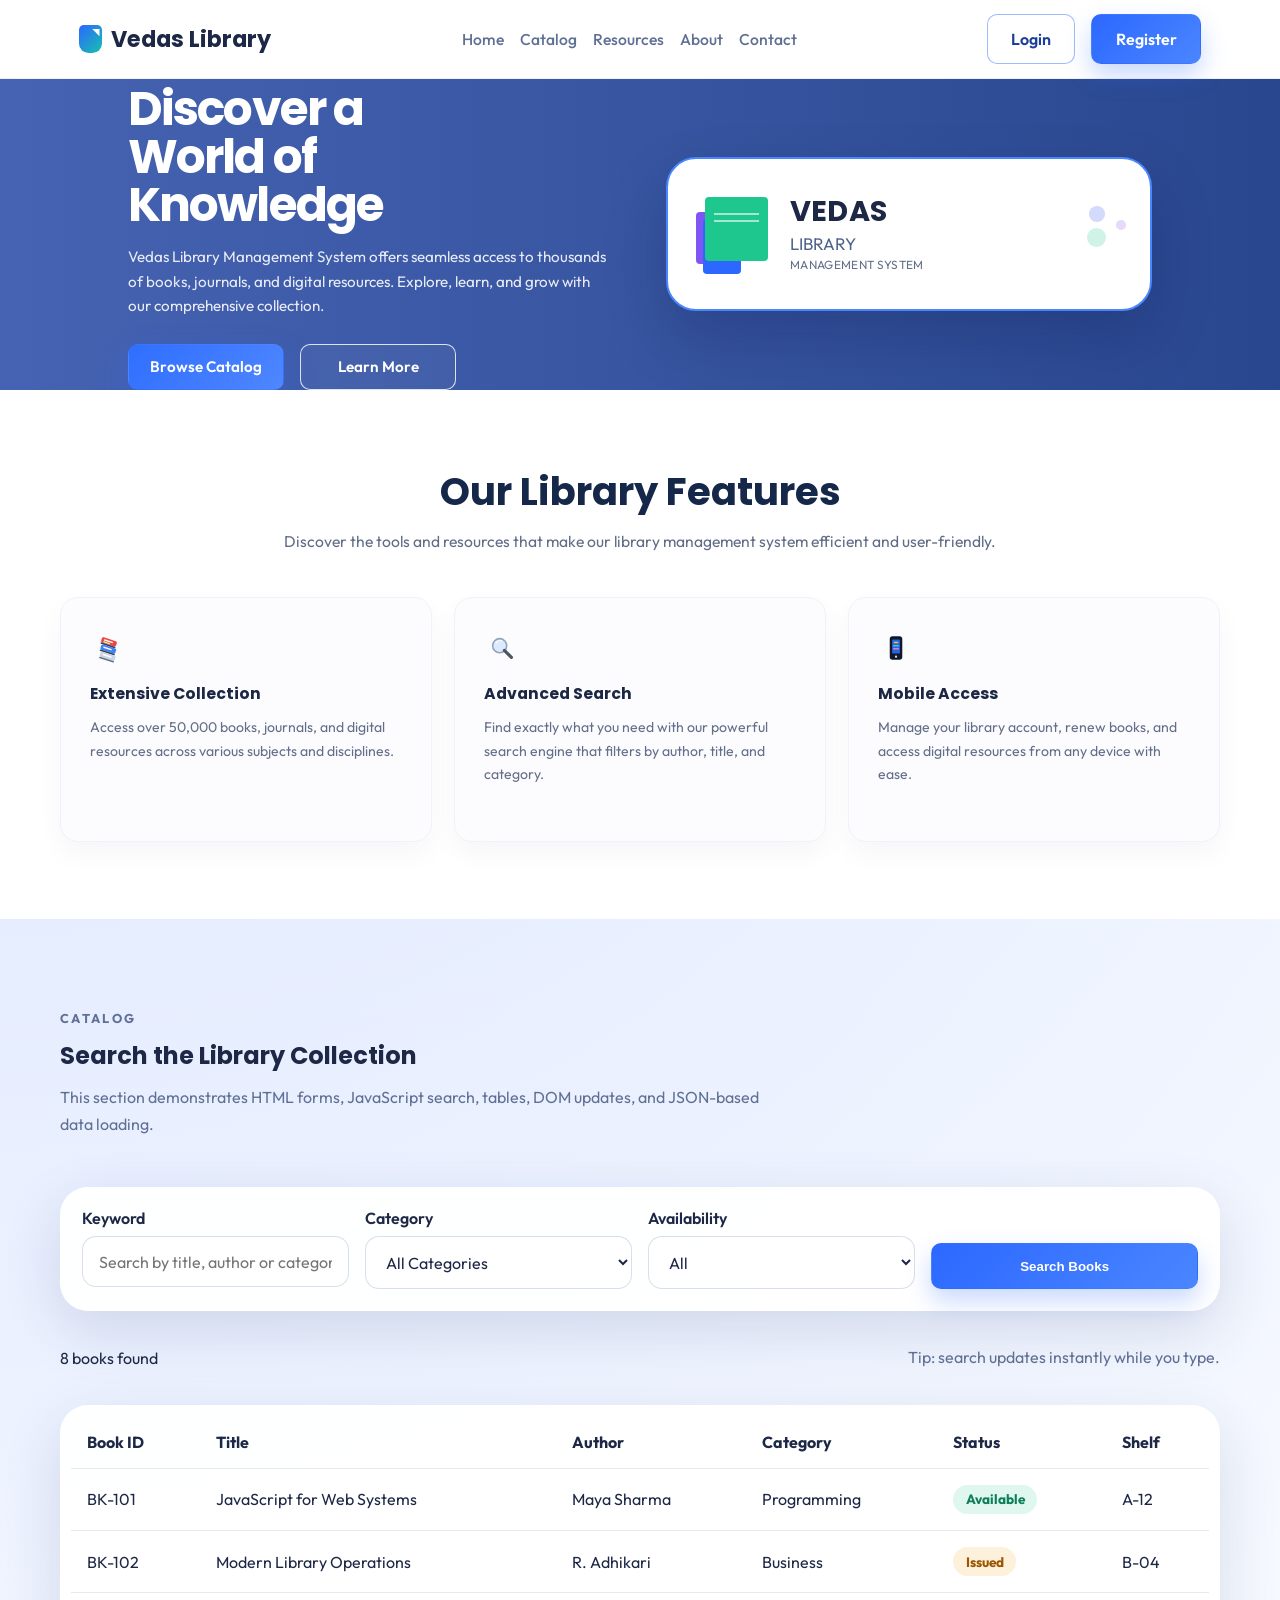
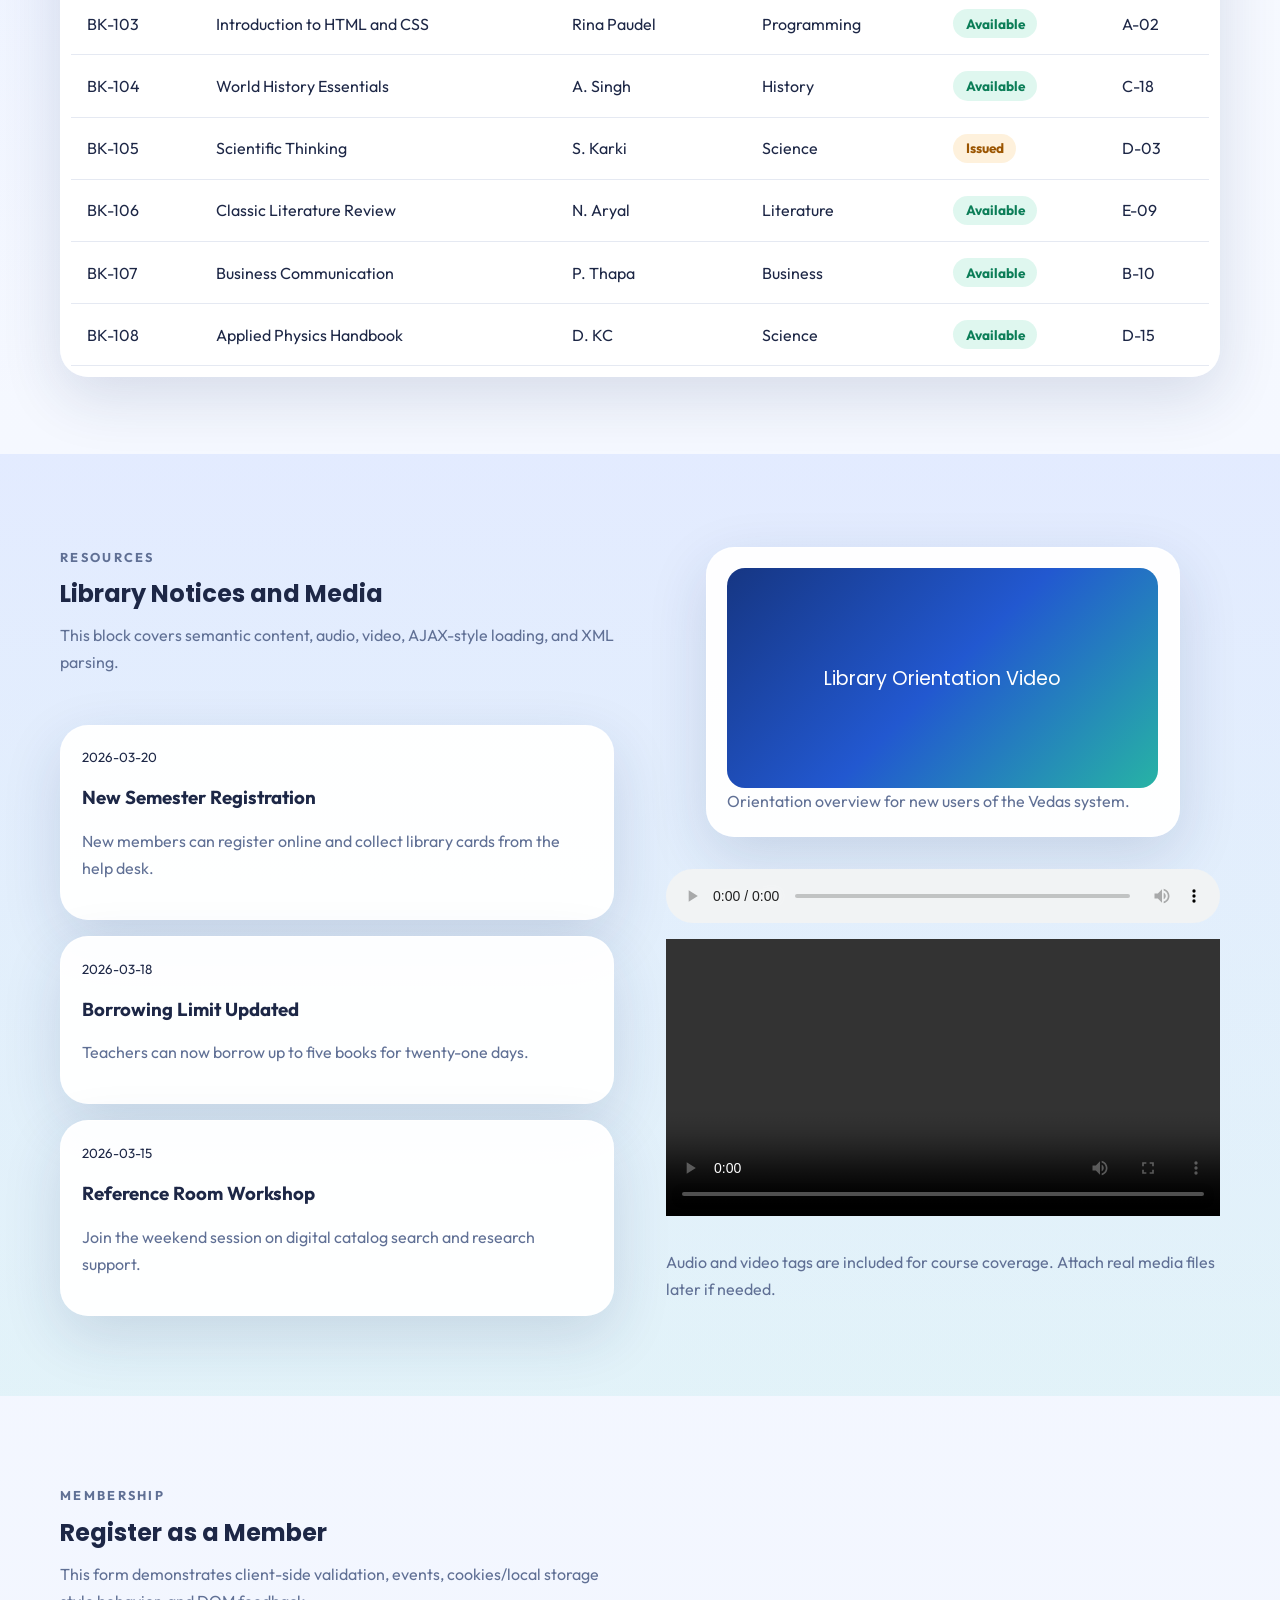
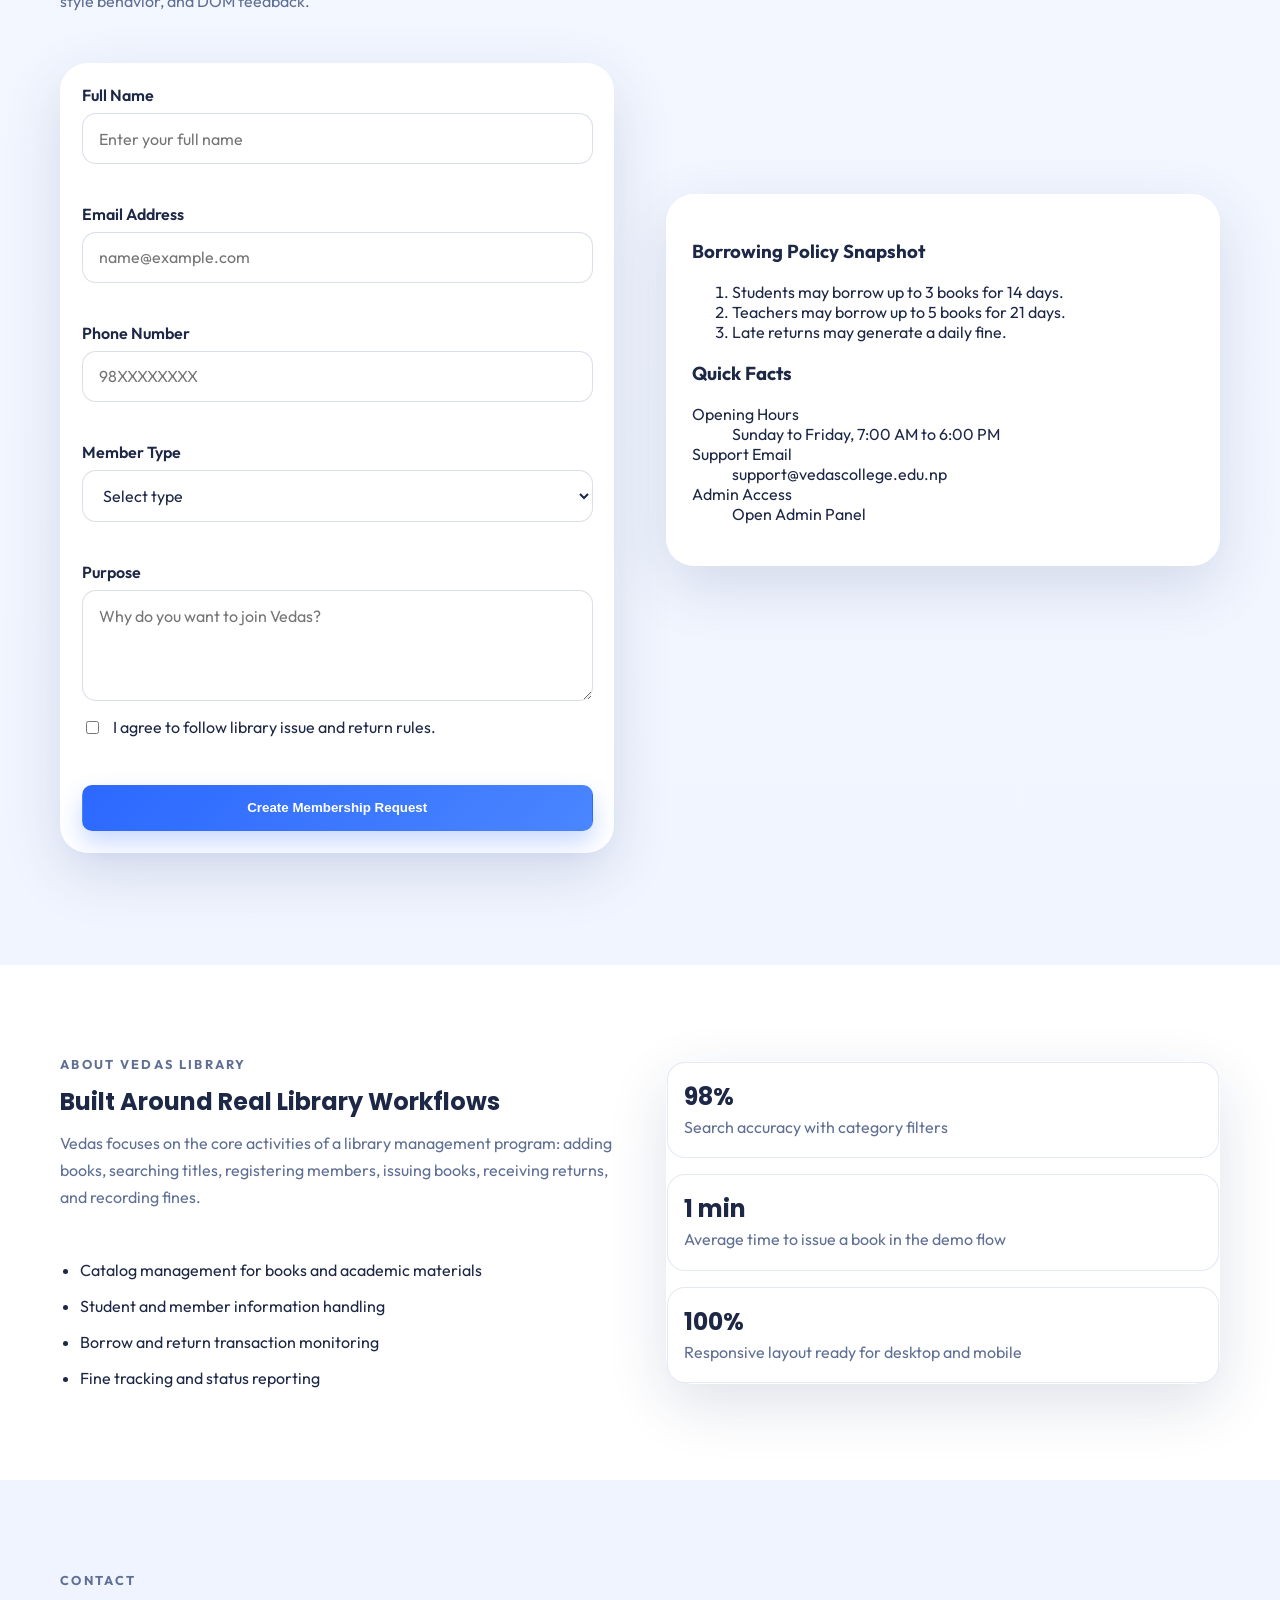
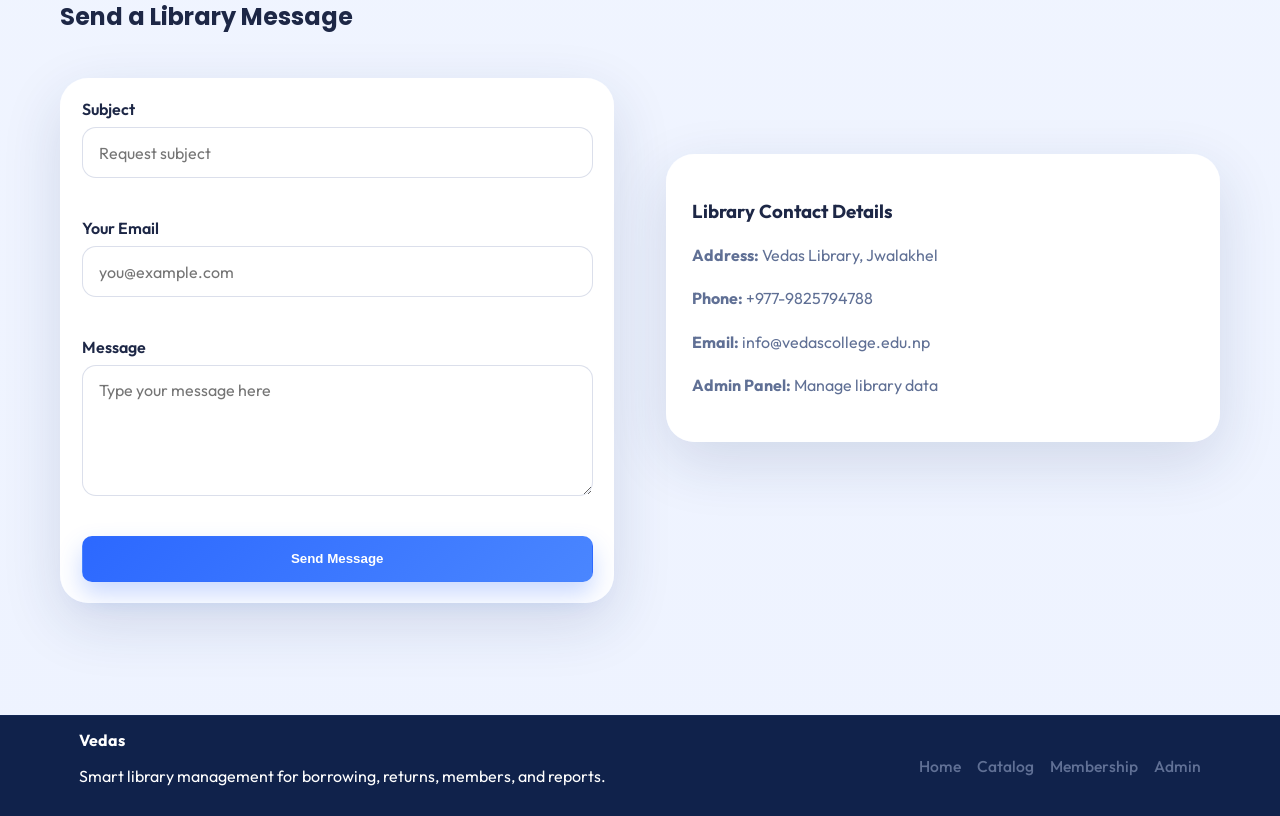
<file: frontend/index.html>
<!DOCTYPE html>
<html lang="en">
<head>
  <meta charset="UTF-8">
  <meta name="viewport" content="width=device-width, initial-scale=1.0">
  <meta name="description" content="Vedas Library Management System public website">
  <title>Vedas Library | Smart Library Management</title>
  <link rel="preconnect" href="https://fonts.googleapis.com">
  <link rel="preconnect" href="https://fonts.gstatic.com" crossorigin>
  <link href="https://fonts.googleapis.com/css2?family=Poppins:wght@400;500;600;700;800&family=Outfit:wght@400;500;600;700&display=swap" rel="stylesheet">
  <link rel="stylesheet" href="styles.css">
</head>
<body>
  <header class="site-header">
    <div class="container nav-shell">
      <a href="#home" class="brand">
        <span class="brand-mark">V</span>
        <span>Vedas Library</span>
      </a>
      <nav class="main-nav" aria-label="Primary navigation">
        <a href="#home">Home</a>
        <a href="#catalog">Catalog</a>
        <a href="#resources">Resources</a>
        <a href="#about">About</a>
        <a href="#contact">Contact</a>
      </nav>
      <div class="nav-actions">
        <a class="btn btn-light" href="#member">Login</a>
        <a class="btn btn-primary" href="#member">Register</a>
      </div>
    </div>
  </header>

  <main>
    <section class="hero" id="home">
      <div class="container hero-frame">
        <div class="hero-grid">
        <article class="hero-copy">
          <h1>Discover a World of Knowledge</h1>
          <p class="hero-text">
            Vedas Library Management System offers seamless access to thousands of books, journals, and digital resources. Explore, learn, and grow with our comprehensive collection.
          </p>
          <div class="hero-actions">
            <a class="btn btn-primary" href="#catalog">Browse Catalog</a>
            <a class="btn btn-ghost" href="#about">Learn More</a>
          </div>
        </article>

        <aside class="hero-card" aria-label="Library system preview">
          <div class="hero-card-inner">
            <div class="hero-card-top">
              <div class="book-stack" aria-hidden="true">
                <span></span>
                <span></span>
                <span></span>
              </div>
              <div class="hero-title-lockup">
                <strong>VEDAS</strong>
                <p>LIBRARY</p>
                <span>MANAGEMENT SYSTEM</span>
              </div>
              <div class="hero-orbs" aria-hidden="true">
                <i></i>
                <i></i>
                <i></i>
              </div>
            </div>
            <canvas id="usageCanvas" width="420" height="170" aria-label="Usage chart"></canvas>
          </div>
        </aside>
        </div>
      </div>
    </section>

    <section class="section section-light" id="features">
      <div class="container">
        <div class="section-heading">
          <h2>Our Library Features</h2>
          <p>Discover the tools and resources that make our library management system efficient and user-friendly.</p>
        </div>
        <div class="feature-grid">
          <article class="feature-card">
            <div class="feature-icon feature-icon-books" aria-hidden="true">
              <svg viewBox="0 0 48 48" role="presentation">
                <g transform="translate(7 8) rotate(18 14 14)">
                  <rect x="5" y="3" width="20" height="7" rx="2" fill="#ef4444"></rect>
                  <rect x="5" y="10" width="20" height="2" rx="1" fill="#334155"></rect>
                  <rect x="8" y="5" width="12" height="1.8" rx="0.9" fill="#f8fafc"></rect>
                  <rect x="8" y="7.6" width="9" height="1.8" rx="0.9" fill="#fde68a"></rect>

                  <rect x="7" y="12" width="20" height="7" rx="2" fill="#3b82f6"></rect>
                  <rect x="7" y="19" width="20" height="2" rx="1" fill="#334155"></rect>
                  <rect x="10" y="14.1" width="11.5" height="1.8" rx="0.9" fill="#f8fafc"></rect>

                  <rect x="9" y="21" width="20" height="7" rx="2" fill="#cbd5e1"></rect>
                  <rect x="9" y="28" width="20" height="2" rx="1" fill="#64748b"></rect>
                  <rect x="12" y="23.2" width="12" height="1.8" rx="0.9" fill="#ffffff"></rect>
                </g>
              </svg>
            </div>
            <h3>Extensive Collection</h3>
            <p>Access over 50,000 books, journals, and digital resources across various subjects and disciplines.</p>
          </article>
          <article class="feature-card">
            <div class="feature-icon feature-icon-search" aria-hidden="true">
              <svg viewBox="0 0 48 48" role="presentation">
                <circle cx="20" cy="20" r="9" fill="#dbeafe" stroke="#94a3b8" stroke-width="2"></circle>
                <path d="M26 26L35 35" stroke="#4b5563" stroke-width="4" stroke-linecap="round"></path>
                <path d="M16 16C17.8 14.4 19.6 13.6 22 13.4" stroke="#ffffff" stroke-width="2" stroke-linecap="round"></path>
              </svg>
            </div>
            <h3>Advanced Search</h3>
            <p>Find exactly what you need with our powerful search engine that filters by author, title, and category.</p>
          </article>
          <article class="feature-card">
            <div class="feature-icon feature-icon-mobile" aria-hidden="true">
              <svg viewBox="0 0 48 48" role="presentation">
                <rect x="15" y="8" width="16" height="30" rx="3.5" fill="#111827"></rect>
                <rect x="18" y="12" width="10" height="18" rx="1.5" fill="#2563eb"></rect>
                <circle cx="23" cy="34" r="1.4" fill="#e5e7eb"></circle>
                <rect x="20" y="15" width="6" height="2" rx="1" fill="#fbbf24"></rect>
                <rect x="19" y="19" width="8" height="2" rx="1" fill="#34d399"></rect>
                <rect x="19" y="23" width="8" height="2" rx="1" fill="#f472b6"></rect>
              </svg>
            </div>
            <h3>Mobile Access</h3>
            <p>Manage your library account, renew books, and access digital resources from any device with ease.</p>
          </article>
        </div>
      </div>
    </section>

    <section class="section" id="catalog">
      <div class="container">
        <div class="section-heading align-left">
          <p class="eyebrow">Catalog</p>
          <h2>Search the Library Collection</h2>
          <p>This section demonstrates HTML forms, JavaScript search, tables, DOM updates, and JSON-based data loading.</p>
        </div>

        <form class="search-panel" id="catalogForm">
          <div class="field">
            <label for="searchInput">Keyword</label>
            <input id="searchInput" name="search" type="text" placeholder="Search by title, author or category">
          </div>
          <div class="field">
            <label for="categoryFilter">Category</label>
            <select id="categoryFilter" name="category">
              <option value="all">All Categories</option>
              <option value="Programming">Programming</option>
              <option value="Science">Science</option>
              <option value="Literature">Literature</option>
              <option value="History">History</option>
              <option value="Business">Business</option>
            </select>
          </div>
          <div class="field">
            <label for="availabilityFilter">Availability</label>
            <select id="availabilityFilter" name="availability">
              <option value="all">All</option>
              <option value="Available">Available</option>
              <option value="Issued">Issued</option>
            </select>
          </div>
          <div class="field action-field">
            <button class="btn btn-primary" type="submit">Search Books</button>
          </div>
        </form>

        <div class="catalog-meta">
          <p id="catalogCount">Loading catalog...</p>
          <p class="soft-text">Tip: search updates instantly while you type.</p>
        </div>

        <div class="table-wrap">
          <table class="catalog-table">
            <thead>
              <tr>
                <th>Book ID</th>
                <th>Title</th>
                <th>Author</th>
                <th>Category</th>
                <th>Status</th>
                <th>Shelf</th>
              </tr>
            </thead>
            <tbody id="catalogBody"></tbody>
          </table>
        </div>
      </div>
    </section>

    <section class="section section-accent" id="resources">
      <div class="container resources-grid">
        <article>
          <div class="section-heading align-left">
            <p class="eyebrow">Resources</p>
            <h2>Library Notices and Media</h2>
            <p>This block covers semantic content, audio, video, AJAX-style loading, and XML parsing.</p>
          </div>
          <div id="announcementList" class="announcement-list"></div>
        </article>
        <article class="media-panel">
          <figure class="media-card">
            <div class="media-placeholder"><span>Library Orientation Video</span></div>
            <figcaption>Orientation overview for new users of the Vedas system.</figcaption>
          </figure>
          <audio controls class="media-control"><source src="" type="audio/mpeg"></audio>
          <video controls class="media-control" poster=""><source src="" type="video/mp4"></video>
          <p class="soft-text">Audio and video tags are included for course coverage. Attach real media files later if needed.</p>
        </article>
      </div>
    </section>

    <section class="section" id="member">
      <div class="container split-grid">
        <article>
          <div class="section-heading align-left">
            <p class="eyebrow">Membership</p>
            <h2>Register as a Member</h2>
            <p>This form demonstrates client-side validation, events, cookies/local storage style behavior, and DOM feedback.</p>
          </div>
          <form id="memberForm" class="member-form" novalidate>
            <div class="field"><label for="memberName">Full Name</label><input id="memberName" name="memberName" type="text" placeholder="Enter your full name"><small class="error" data-error-for="memberName"></small></div>
            <div class="field"><label for="memberEmail">Email Address</label><input id="memberEmail" name="memberEmail" type="email" placeholder="name@example.com"><small class="error" data-error-for="memberEmail"></small></div>
            <div class="field"><label for="memberPhone">Phone Number</label><input id="memberPhone" name="memberPhone" type="tel" placeholder="98XXXXXXXX"><small class="error" data-error-for="memberPhone"></small></div>
            <div class="field"><label for="memberType">Member Type</label><select id="memberType" name="memberType"><option value="">Select type</option><option value="Student">Student</option><option value="Teacher">Teacher</option><option value="Researcher">Researcher</option></select><small class="error" data-error-for="memberType"></small></div>
            <div class="field"><label for="memberMessage">Purpose</label><textarea id="memberMessage" name="memberMessage" rows="4" placeholder="Why do you want to join Vedas?"></textarea></div>
            <div class="inline-check"><input id="agreeRules" name="agreeRules" type="checkbox"><label for="agreeRules">I agree to follow library issue and return rules.</label></div>
            <small class="error" data-error-for="agreeRules"></small>
            <button class="btn btn-primary" type="submit">Create Membership Request</button>
          </form>
          <div id="memberResult" class="result-box" aria-live="polite"></div>
        </article>

        <aside class="info-panel">
          <h3>Borrowing Policy Snapshot</h3>
          <ol>
            <li>Students may borrow up to 3 books for 14 days.</li>
            <li>Teachers may borrow up to 5 books for 21 days.</li>
            <li>Late returns may generate a daily fine.</li>
          </ol>
          <h3>Quick Facts</h3>
          <dl>
            <dt>Opening Hours</dt>
            <dd>Sunday to Friday, 7:00 AM to 6:00 PM</dd>
            <dt>Support Email</dt>
            <dd>support@vedascollege.edu.np</dd>
            <dt>Admin Access</dt>
            <dd><a href="../admin panel/index.html">Open Admin Panel</a></dd>
          </dl>
        </aside>
      </div>
    </section>

    <section class="section section-light" id="about">
      <div class="container split-grid">
        <article>
          <div class="section-heading align-left">
            <p class="eyebrow">About Vedas Library</p>
            <h2>Built Around Real Library Workflows</h2>
            <p>Vedas focuses on the core activities of a library management program: adding books, searching titles, registering members, issuing books, receiving returns, and recording fines.</p>
          </div>
          <ul class="timeline">
            <li>Catalog management for books and academic materials</li>
            <li>Student and member information handling</li>
            <li>Borrow and return transaction monitoring</li>
            <li>Fine tracking and status reporting</li>
          </ul>
        </article>
        <article class="stats-panel">
          <div class="stat-box"><strong>98%</strong><span>Search accuracy with category filters</span></div>
          <div class="stat-box"><strong>1 min</strong><span>Average time to issue a book in the demo flow</span></div>
          <div class="stat-box"><strong>100%</strong><span>Responsive layout ready for desktop and mobile</span></div>
        </article>
      </div>
    </section>

    <section class="section" id="contact">
      <div class="container split-grid">
        <article>
          <div class="section-heading align-left">
            <p class="eyebrow">Contact</p>
            <h2>Send a Library Message</h2>
          </div>
          <form id="contactForm" class="member-form" novalidate>
            <div class="field"><label for="contactSubject">Subject</label><input id="contactSubject" name="contactSubject" type="text" placeholder="Request subject"><small class="error" data-error-for="contactSubject"></small></div>
            <div class="field"><label for="contactEmail">Your Email</label><input id="contactEmail" name="contactEmail" type="email" placeholder="you@example.com"><small class="error" data-error-for="contactEmail"></small></div>
            <div class="field"><label for="contactMessage">Message</label><textarea id="contactMessage" name="contactMessage" rows="5" placeholder="Type your message here"></textarea><small class="error" data-error-for="contactMessage"></small></div>
            <button class="btn btn-primary" type="submit">Send Message</button>
          </form>
          <div id="contactResult" class="result-box" aria-live="polite"></div>
        </article>
        <aside class="contact-card">
          <h3>Library Contact Details</h3>
          <p><strong>Address:</strong> Vedas Library, Jwalakhel</p>
          <p><strong>Phone:</strong> +977-9825794788</p>
          <p><strong>Email:</strong> info@vedascollege.edu.np</p>
          <p><strong>Admin Panel:</strong> <a href="../admin panel/index.html">Manage library data</a></p>
        </aside>
      </div>
    </section>
  </main>

  <footer class="site-footer">
    <div class="container footer-shell">
      <div>
        <strong>Vedas</strong>
        <p>Smart library management for borrowing, returns, members, and reports.</p>
      </div>
      <nav aria-label="Footer navigation">
        <a href="#home">Home</a>
        <a href="#catalog">Catalog</a>
        <a href="#member">Membership</a>
        <a href="../admin panel/index.html">Admin</a>
      </nav>
    </div>
  </footer>

  <script src="script.js"></script>
</body>
</html>
</file>
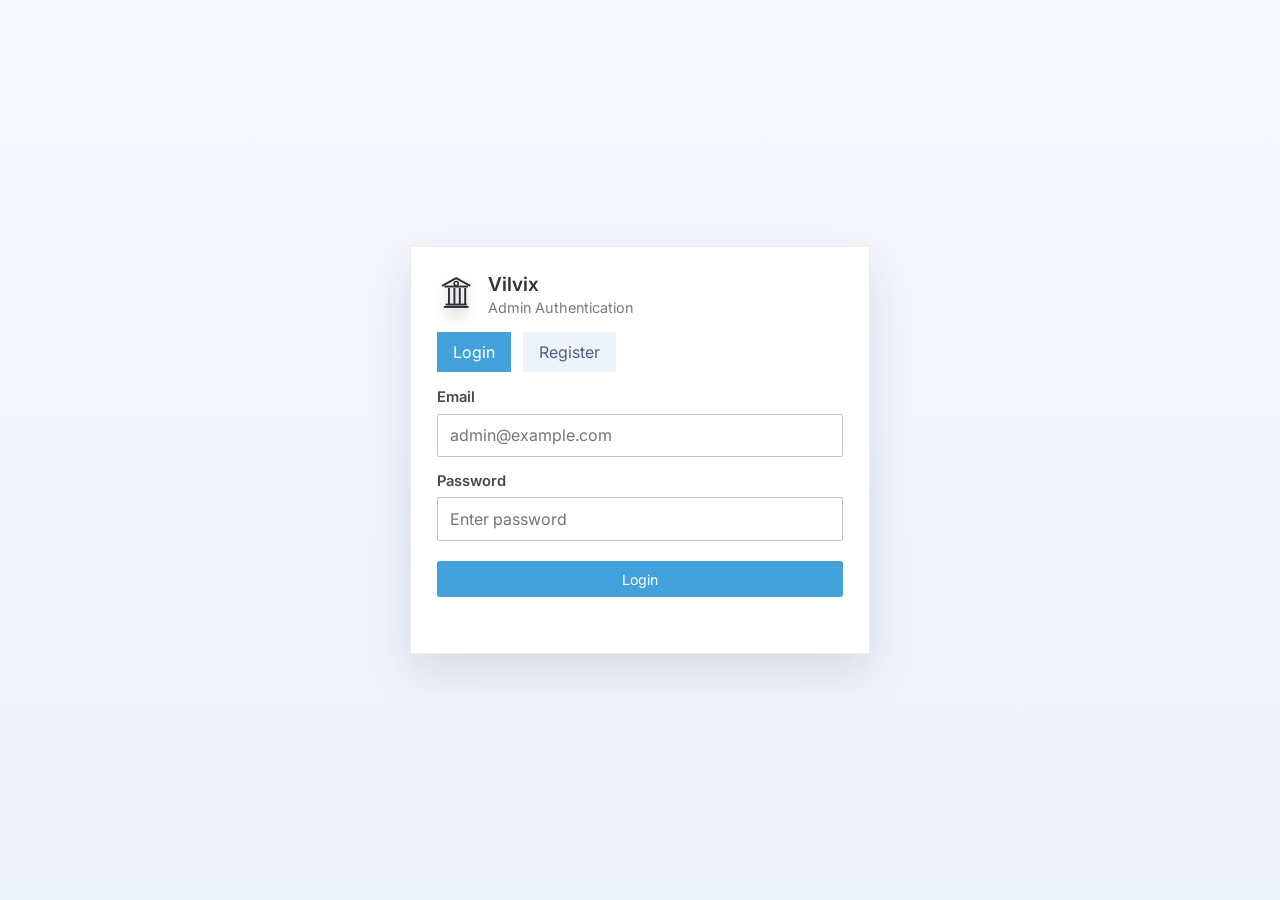
<file: backend/public/admin/index.html>
<!DOCTYPE html>
<html lang="en">
<head>
  <meta charset="UTF-8">
  <meta name="viewport" content="width=device-width, initial-scale=1.0">
  <meta name="description" content="Vivlix library admin panel">
  <title>Vivlix Admin Panel</title>
  <link rel="preconnect" href="https://fonts.googleapis.com">
  <link rel="preconnect" href="https://fonts.gstatic.com" crossorigin>
  <link href="https://fonts.googleapis.com/css2?family=Inter:wght@400;500;600;700&display=swap" rel="stylesheet">
  <link rel="stylesheet" href="styles.css">
</head>
<body>
  <section id="authScreen" class="auth-screen">
    <div class="auth-card">
      <div class="auth-brand">
        <div class="brand-icon" aria-hidden="true">
          <svg viewBox="0 0 64 64" role="presentation" focusable="false">
            <path d="M10 18 L32 6 L54 18" class="stroke" />
            <path d="M14 20 H50" class="stroke" />
            <path d="M20 24 V48" class="stroke" />
            <path d="M29 24 V48" class="stroke" />
            <path d="M38 24 V48" class="stroke" />
            <path d="M47 24 V48" class="stroke" />
            <path d="M16 50 H48" class="stroke" />
            <path d="M13 54 H51" class="stroke" />
            <circle cx="32" cy="15" r="3.5" class="stroke-fill" />
          </svg>
        </div>
        <div>
          <strong>Vilvix</strong>
          <p>Admin Authentication</p>
        </div>
      </div>

      <div class="auth-tabs">
        <button class="auth-tab active" data-auth-tab="login" type="button">Login</button>
        <button class="auth-tab" data-auth-tab="register" type="button">Register</button>
      </div>

      <form id="loginForm" class="auth-form active">
        <div class="field">
          <label for="loginEmail">Email</label>
          <input id="loginEmail" name="loginEmail" type="email" placeholder="admin@example.com">
        </div>
        <div class="field">
          <label for="loginPassword">Password</label>
          <input id="loginPassword" name="loginPassword" type="password" placeholder="Enter password">
        </div>
        <button class="btn btn-blue auth-submit" type="submit">Login</button>
      </form>

      <form id="registerForm" class="auth-form">
        <div class="field">
          <label for="registerName">Full Name</label>
          <input id="registerName" name="registerName" type="text" placeholder="Admin User">
        </div>
        <div class="field">
          <label for="registerEmail">Email</label>
          <input id="registerEmail" name="registerEmail" type="email" placeholder="admin@example.com">
        </div>
        <div class="field">
          <label for="registerPassword">Password</label>
          <input id="registerPassword" name="registerPassword" type="password" placeholder="At least 8 characters">
        </div>
        <div class="field">
          <label for="registerRole">Role</label>
          <select id="registerRole" name="registerRole">
            <option value="admin">Admin</option>
            <option value="librarian">Librarian</option>
          </select>
        </div>
        <button class="btn btn-blue auth-submit" type="submit">Register</button>
      </form>

      <div id="authMessage" class="auth-message"></div>
    </div>
  </section>

  <div id="adminApp" class="admin-layout hidden">
    <aside class="sidebar">
      <div class="brand-row">
        <div class="brand-icon" aria-hidden="true">
          <svg viewBox="0 0 64 64" role="presentation" focusable="false">
            <path d="M10 18 L32 6 L54 18" class="stroke" />
            <path d="M14 20 H50" class="stroke" />
            <path d="M20 24 V48" class="stroke" />
            <path d="M29 24 V48" class="stroke" />
            <path d="M38 24 V48" class="stroke" />
            <path d="M47 24 V48" class="stroke" />
            <path d="M16 50 H48" class="stroke" />
            <path d="M13 54 H51" class="stroke" />
            <circle cx="32" cy="15" r="3.5" class="stroke-fill" />
          </svg>
        </div>
        <strong>Vilvix</strong>
      </div>

      <div class="sidebar-search-wrap">
        <input id="menuSearch" class="menu-search" type="text" placeholder="Search Menu">
      </div>

      <nav class="sidebar-nav">
        <a href="#" class="nav-link active" data-view="dashboard"><span class="nav-icon">&#8962;</span><span>Dashboard</span></a>
        <a href="#" class="nav-link" data-view="books"><span class="nav-icon">&#9635;</span><span>Book Management</span></a>
        <a href="#" class="nav-link" data-view="rooms"><span class="nav-icon">&#9649;</span><span>Room Management</span></a>
        <a href="#" class="nav-link" data-view="users"><span class="nav-icon">&#128101;</span><span>User Management</span></a>
        <a href="#" class="nav-link" data-view="issue"><span class="nav-icon">&#128214;</span><span>Issue/Return Book</span></a>
        <a href="#" class="nav-link" data-view="search"><span class="nav-icon">&#8981;</span><span>Search</span></a>
        <a href="#" class="nav-link" data-view="settings"><span class="nav-icon">&#9881;</span><span>Settings</span></a>
      </nav>
    </aside>

    <main class="main-panel">
      <header class="topbar">
        <div class="topbar-left">
          <button type="button" class="menu-button" aria-label="Menu">&#9776;</button>
          <span class="crumb">Dashboard</span>
        </div>
        <div class="topbar-right">
          <span class="user-chip"><span class="user-circle">&#9673;</span><span id="roleLabel">Admin User</span><span class="caret">&#9662;</span></span>
          <button id="logoutButton" class="logout-button" type="button">Logout</button>
        </div>
      </header>

      <section class="view active" data-view-panel="dashboard">
        <div class="page-banner">
          <h1>Librarian Dashboard</h1>
        </div>

        <div class="metric-grid">
          <article class="metric-card"><strong id="metricBooks">0</strong><span>Total Books</span></article>
          <article class="metric-card"><strong id="metricMembers">0</strong><span>Total Students</span></article>
          <article class="metric-card"><strong id="metricOverdue">0</strong><span>Overdue Books</span></article>
          <article class="metric-card"><strong id="metricPending">0</strong><span>Pending Reservations</span></article>
          <article class="metric-card"><strong id="metricFines">RS 0.00</strong><span>Total Fines Collected</span></article>
          <article class="metric-card"><strong id="metricOutstanding">RS 0.00</strong><span>Outstanding Fines</span></article>
        </div>

        <section class="panel chart-panel">
          <div class="panel-title">Monthly Borrowing Trends</div>
          <canvas id="trendCanvas" width="1200" height="280"></canvas>
        </section>
      </section>

      <section class="view" data-view-panel="issue">
        <div class="subtabs">
          <button class="subtab active" data-subtab="issue-book" type="button">Issue Book</button>
          <button class="subtab" data-subtab="return-book" type="button">Return Book</button>
          <button class="subtab" data-subtab="history" type="button">History</button>
        </div>

        <div class="subview active" data-subview="issue-book">
          <section class="panel form-panel">
            <h2>Issue a New Book</h2>
            <form id="issueBookForm" class="two-col-form">
              <div class="field">
                <label for="issueBookSelect">Book:</label>
                <select id="issueBookSelect" name="issueBookSelect"></select>
              </div>
              <div class="field">
                <label for="issueUserSelect">Issued To:</label>
                <select id="issueUserSelect" name="issueUserSelect"></select>
              </div>
              <div class="field">
                <label for="issueDate">Issue Date:</label>
                <input id="issueDate" name="issueDate" type="date">
              </div>
              <div class="field">
                <label for="returnDate">Return Date:</label>
                <input id="returnDate" name="returnDate" type="date">
              </div>
              <div class="form-actions">
                <button class="btn btn-success" type="submit">Issue Book</button>
              </div>
            </form>
            <div id="issueMessage" class="message-box"></div>
          </section>

          <section class="panel">
            <h2>Reservations</h2>
            <div class="table-wrap">
              <table>
                <thead>
                  <tr>
                    <th>Book</th>
                    <th>User</th>
                    <th>Status</th>
                    <th>Reserved At</th>
                    <th>Actions</th>
                  </tr>
                </thead>
                <tbody id="reservationTableBody"></tbody>
              </table>
            </div>
          </section>
        </div>

        <div class="subview" data-subview="return-book">
          <div class="toolbar">
            <input id="returnSearchBook" type="text" placeholder="Search Book Title">
            <input id="returnSearchUser" type="text" placeholder="Search Issued To">
            <select id="returnStatusFilter">
              <option value="all">All</option>
              <option value="issued">Issued</option>
              <option value="returned">Returned</option>
            </select>
          </div>

          <section class="panel">
            <div class="table-wrap">
              <table>
                <thead>
                  <tr>
                    <th>Book</th>
                    <th>Issued To</th>
                    <th>Issue Date</th>
                    <th>Return Due Date</th>
                    <th>New Renewed Date</th>
                    <th>New Renewed Return Date</th>
                    <th>Fine</th>
                    <th>Actions</th>
                  </tr>
                </thead>
                <tbody id="issuedTableBody"></tbody>
              </table>
            </div>
          </section>
        </div>

        <div class="subview" data-subview="history">
          <section class="panel">
            <h2>Transaction History</h2>
            <div class="table-wrap">
              <table>
                <thead>
                  <tr>
                    <th>Member</th>
                    <th>Book</th>
                    <th>Action</th>
                    <th>Issue Date</th>
                    <th>Return Date</th>
                    <th>Fine</th>
                  </tr>
                </thead>
                <tbody id="historyTableBody"></tbody>
              </table>
            </div>
          </section>
        </div>
      </section>

      <section class="view" data-view-panel="settings">
        <div class="subtabs settings-tabs">
          <button class="subtab active" data-subtab="library-settings" type="button">Library Settings</button>
        </div>
        <div class="subview active" data-subview="library-settings">
          <div class="settings-toolbar">
            <button id="editSettingsBtn" class="btn btn-blue" type="button">Edit Settings</button>
          </div>

          <section class="settings-surface no-pad">
            <table class="settings-table">
              <tbody>
                <tr><th>Quota</th><td id="settingQuota">5</td></tr>
                <tr><th>Fine Amount</th><td id="settingFine">1.00</td></tr>
                <tr><th>Min Fine Amount</th><td id="settingMinFine">10.00</td></tr>
                <tr><th>Count Return Date as Fineable?</th><td id="settingFineable">Yes</td></tr>
              </tbody>
            </table>
          </section>

          <section id="settingsEditor" class="panel settings-editor hidden">
            <form id="settingsForm" class="two-col-form">
              <div class="field">
                <label for="quotaInput">Quota</label>
                <input id="quotaInput" name="quotaInput" type="number" min="1">
              </div>
              <div class="field">
                <label for="fineAmountInput">Fine Amount</label>
                <input id="fineAmountInput" name="fineAmountInput" type="number" min="0" step="0.01">
              </div>
              <div class="field">
                <label for="minFineInput">Min Fine Amount</label>
                <input id="minFineInput" name="minFineInput" type="number" min="0" step="0.01">
              </div>
              <div class="field">
                <label for="fineableInput">Count Return Date as Fineable?</label>
                <select id="fineableInput" name="fineableInput">
                  <option value="Yes">Yes</option>
                  <option value="No">No</option>
                </select>
              </div>
              <div class="form-actions">
                <button class="btn btn-blue" type="submit">Save Settings</button>
              </div>
            </form>
            <div id="settingsMessage" class="message-box"></div>
          </section>
        </div>
      </section>

      <section class="view" data-view-panel="books">
        <div class="page-banner">
          <h1>Book Management</h1>
        </div>
        <section class="panel">
          <form id="bookForm" class="two-col-form compact-form">
            <div class="field">
              <label for="bookTitle">Title</label>
              <input id="bookTitle" name="bookTitle" type="text" placeholder="Book title">
            </div>
            <div class="field">
              <label for="bookAuthor">Author</label>
              <input id="bookAuthor" name="bookAuthor" type="text" placeholder="Author name">
            </div>
            <div class="field">
              <label for="bookCategory">Category</label>
              <select id="bookCategory" name="bookCategory">
                <option value="">Select category</option>
                <option value="Programming">Programming</option>
                <option value="Science">Science</option>
                <option value="Literature">Literature</option>
                <option value="History">History</option>
                <option value="Business">Business</option>
              </select>
            </div>
            <div class="field">
              <label for="bookShelf">Shelf</label>
              <input id="bookShelf" name="bookShelf" type="text" placeholder="A-01">
            </div>
            <div class="form-actions">
              <button class="btn btn-blue" type="submit">Add Book</button>
            </div>
          </form>
          <div id="bookMessage" class="message-box"></div>
          <div class="table-wrap">
            <table>
              <thead>
                <tr><th>ID</th><th>Title</th><th>Author</th><th>Category</th><th>Status</th><th>Shelf</th></tr>
              </thead>
              <tbody id="bookTableBody"></tbody>
            </table>
          </div>
        </section>
      </section>

      <section class="view" data-view-panel="users">
        <div class="page-banner">
          <h1>User Management</h1>
        </div>
        <section class="panel">
          <p class="message-box">Users are created through the backend authentication flow. Register additional staff from the login screen or directly through the API.</p>
          <div class="table-wrap">
            <table>
              <thead>
                <tr><th>Name</th><th>Email</th><th>Role</th></tr>
              </thead>
              <tbody id="memberTableBody"></tbody>
            </table>
          </div>
        </section>
      </section>

      <section class="view" data-view-panel="search">
        <div class="page-banner">
          <h1>Search</h1>
        </div>
        <section class="panel">
          <div class="toolbar single">
            <input id="recordSearch" type="text" placeholder="Search books or members">
          </div>
          <ul id="searchResults" class="result-list"></ul>
        </section>
      </section>

      <section class="view" data-view-panel="rooms">
        <div class="page-banner">
          <h1>Room Management</h1>
        </div>
        <section class="panel">
          <h2>Reading Rooms</h2>
          <div class="table-wrap">
            <table>
              <thead>
                <tr><th>Room</th><th>Capacity</th><th>Status</th><th>Supervisor</th></tr>
              </thead>
              <tbody id="roomTableBody"></tbody>
            </table>
          </div>
        </section>
      </section>

      <footer class="page-footer">Copyright &copy; 2025 Vilvix. All rights reserved.</footer>
    </main>
  </div>

  <script src="script.js"></script>
</body>
</html>
</file>
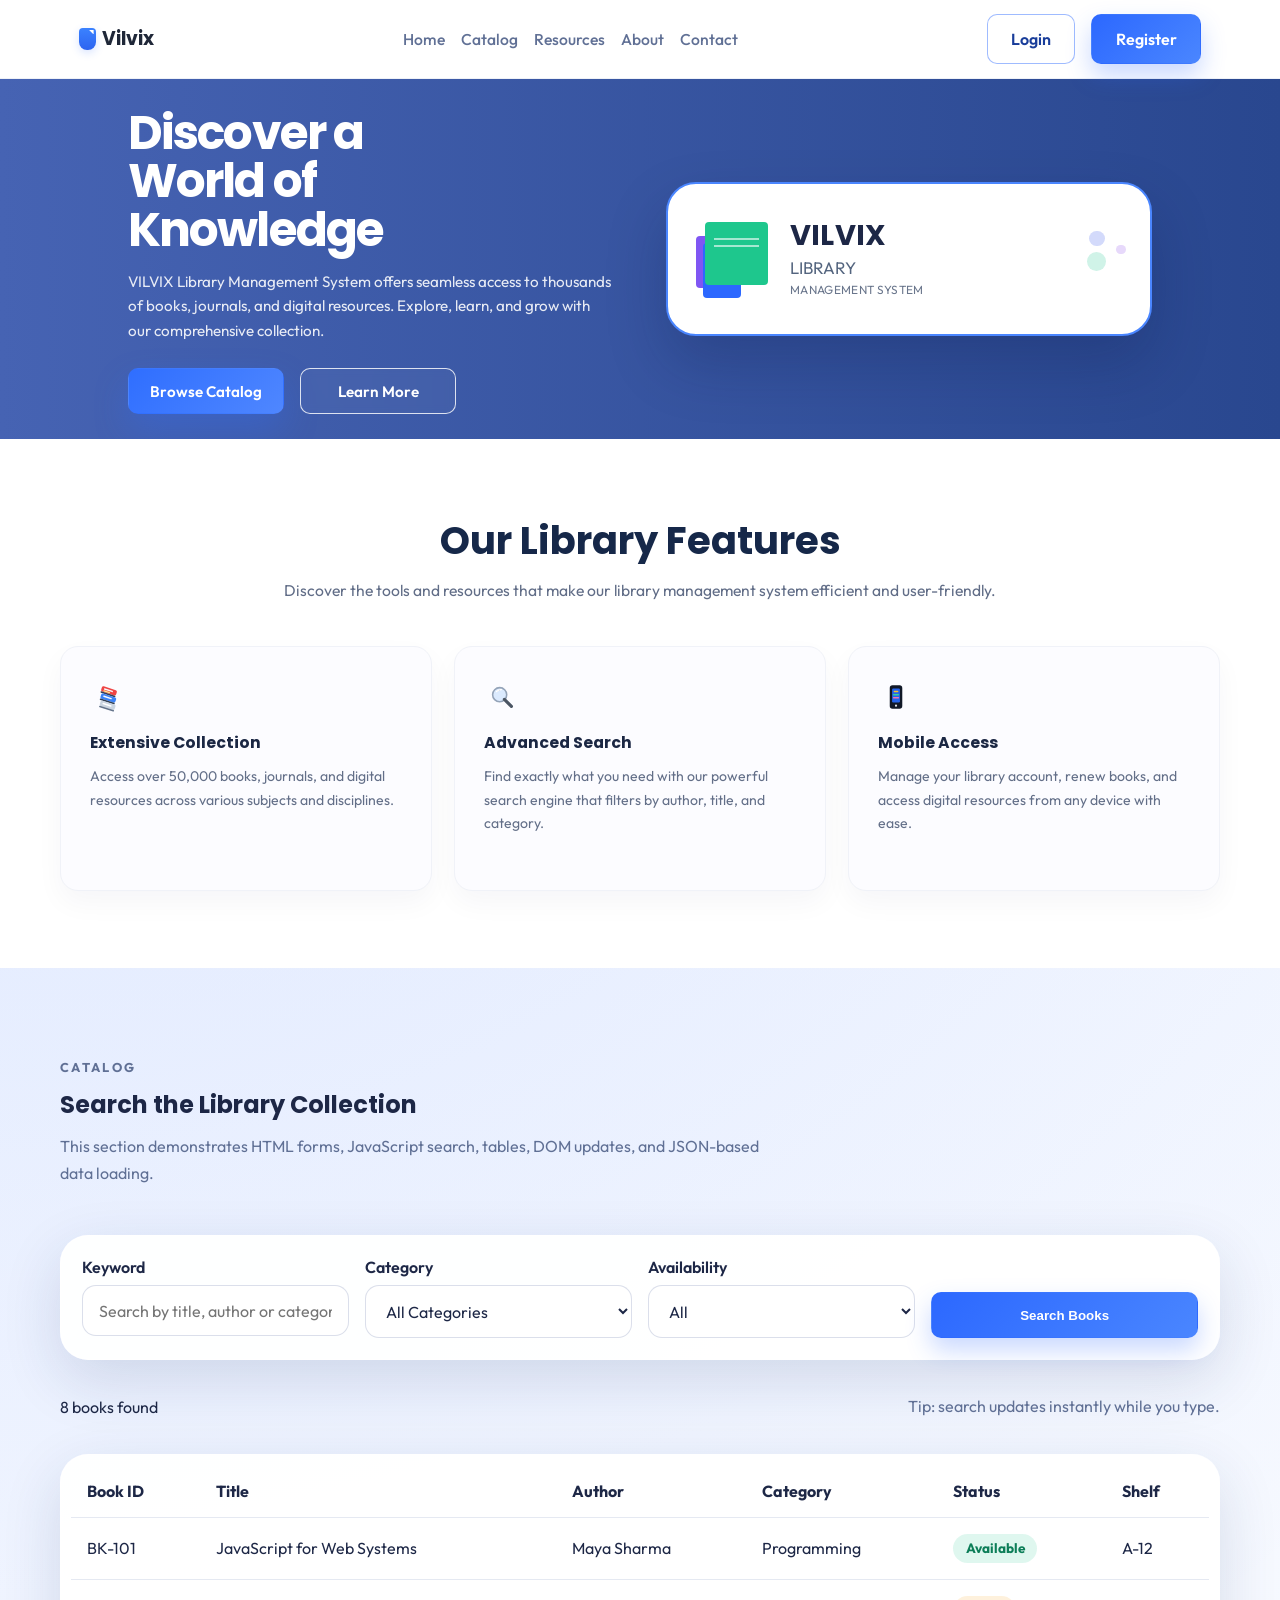
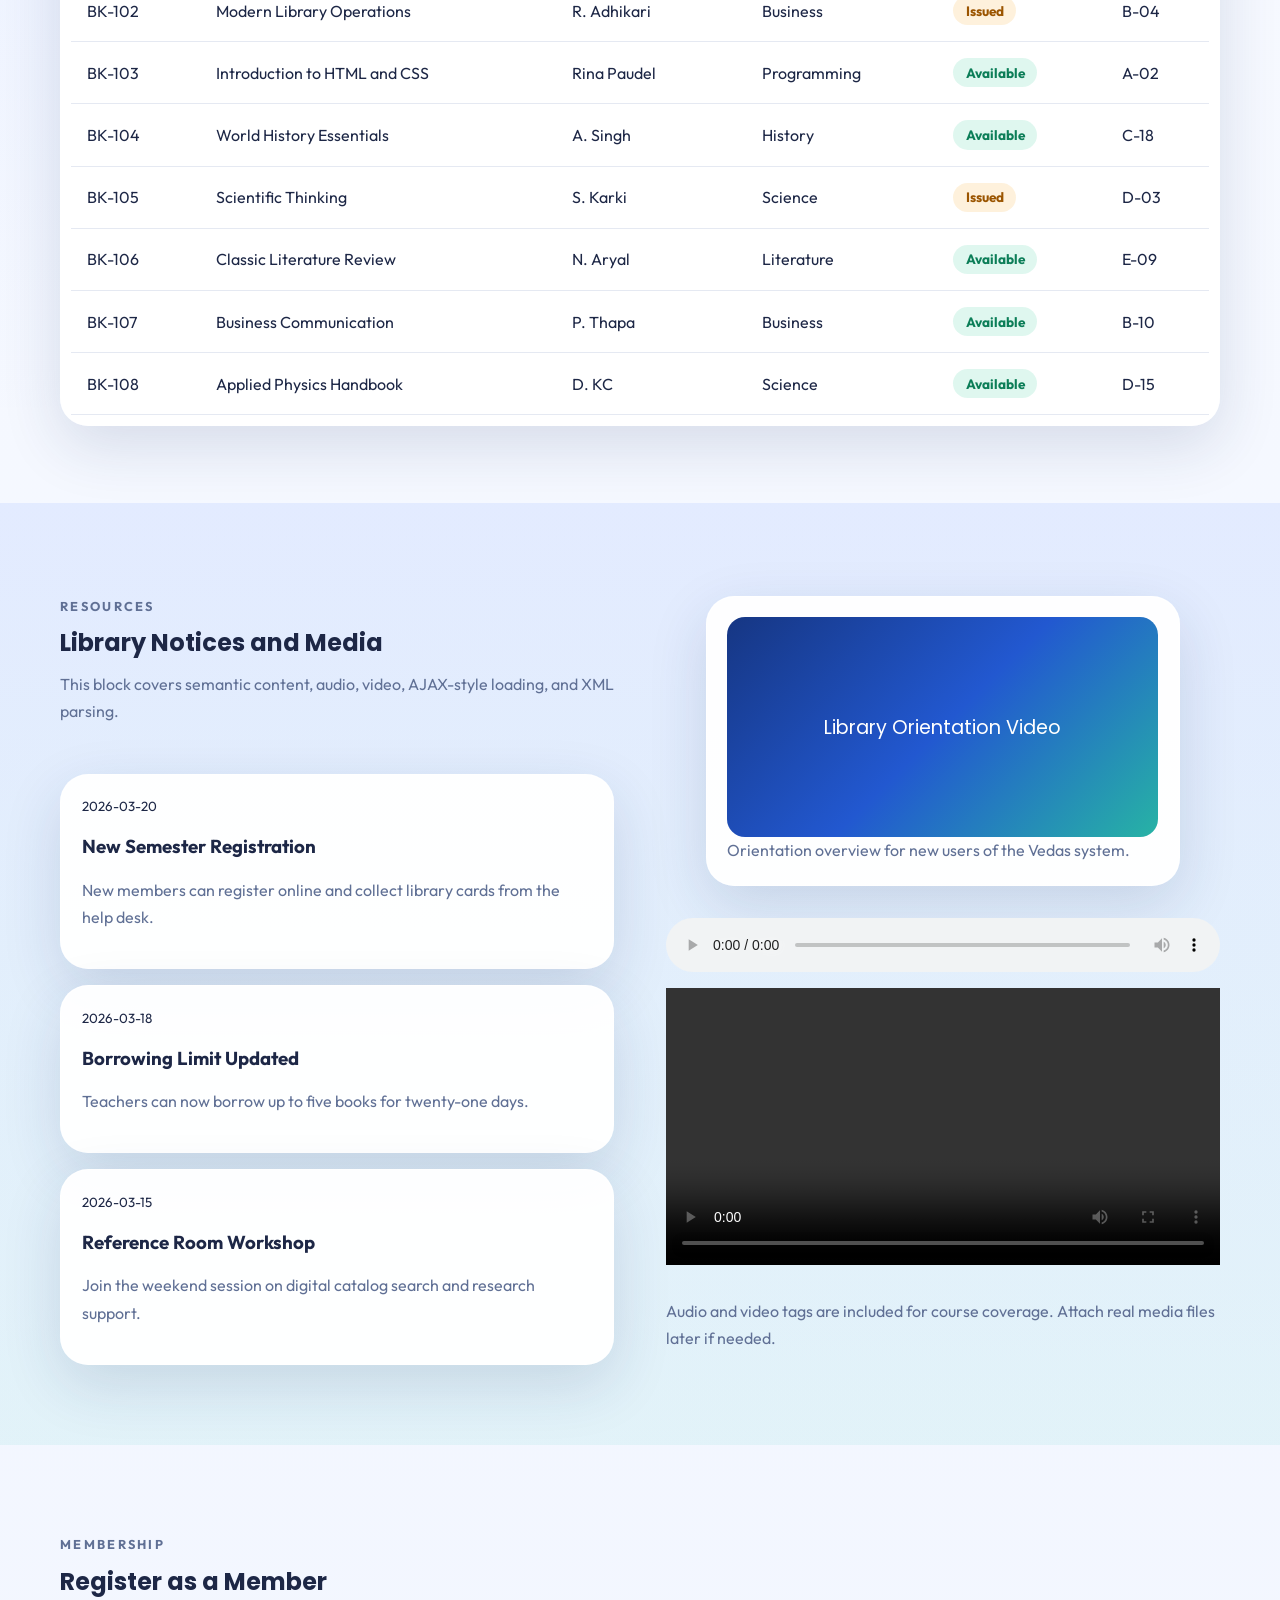
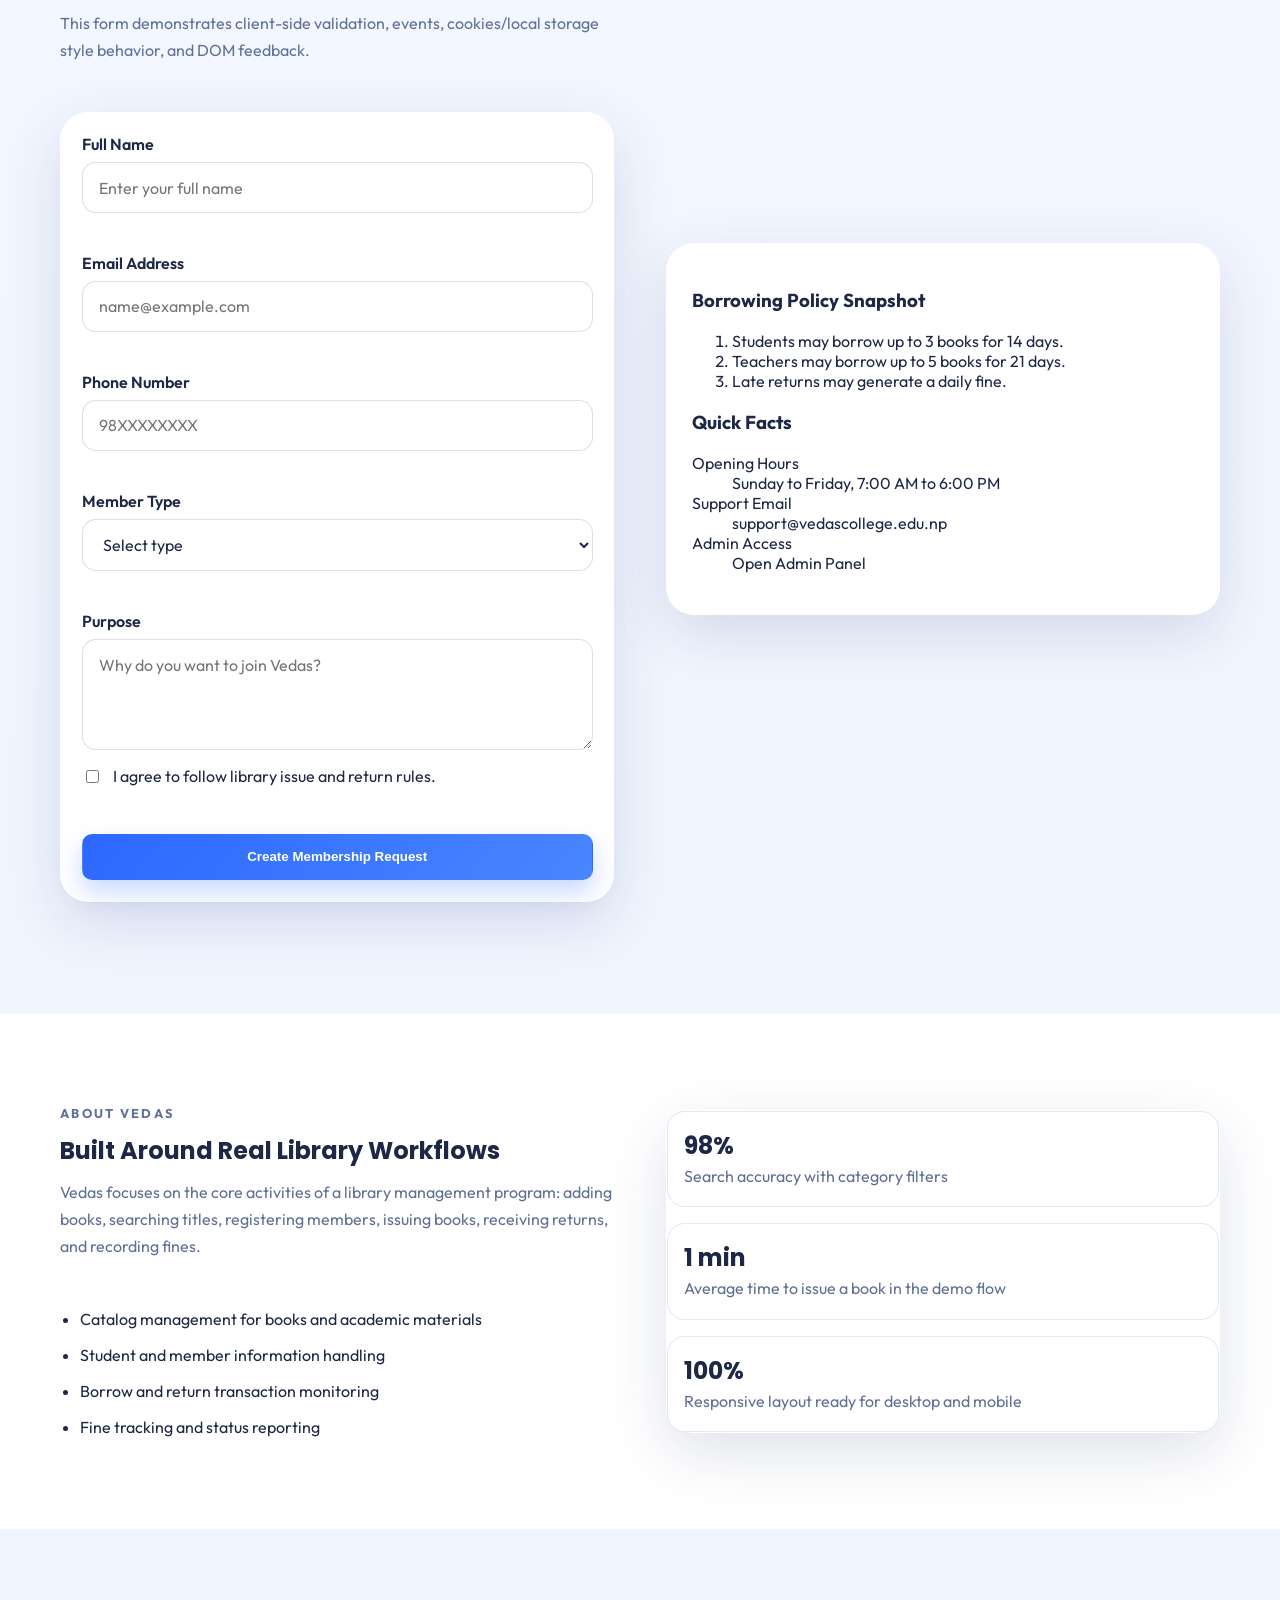
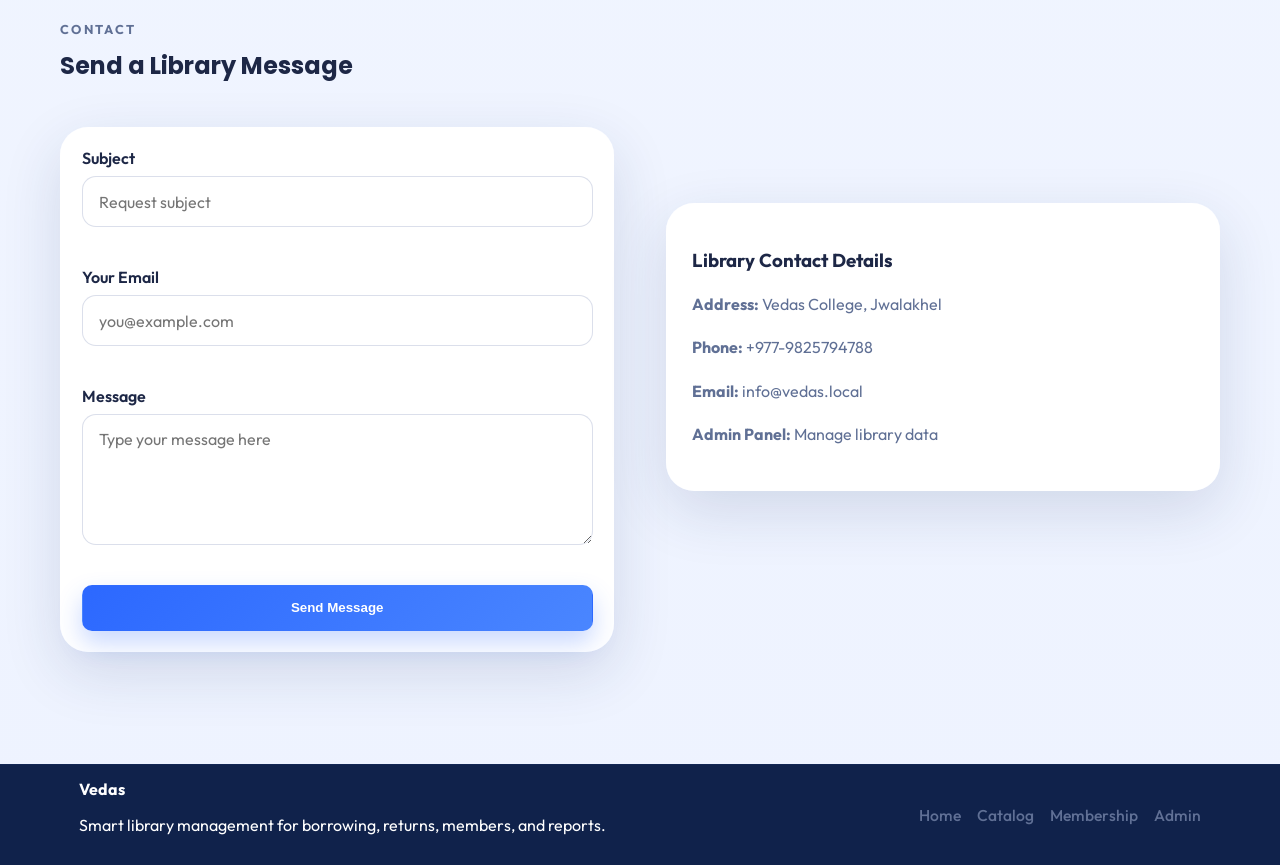
<file: backend/public/frontend/index.html>
<!DOCTYPE html>
<html lang="en">
<head>
  <meta charset="UTF-8">
  <meta name="viewport" content="width=device-width, initial-scale=1.0">
  <meta name="description" content="Vedas Library Management System public website">
  <title>Vedas | Smart Library Management</title>
  <link rel="preconnect" href="https://fonts.googleapis.com">
  <link rel="preconnect" href="https://fonts.gstatic.com" crossorigin>
  <link href="https://fonts.googleapis.com/css2?family=Poppins:wght@400;500;600;700;800&family=Outfit:wght@400;500;600;700&display=swap" rel="stylesheet">
  <link rel="stylesheet" href="styles.css">
</head>
<body>
  <header class="site-header">
    <div class="container nav-shell">
      <a href="#home" class="brand">
        <span class="brand-mark" aria-hidden="true"></span>
        <span class="brand-text">Vilvix</span>
      </a>
      <nav class="main-nav" aria-label="Primary navigation">
        <a href="#home">Home</a>
        <a href="#catalog">Catalog</a>
        <a href="#resources">Resources</a>
        <a href="#about">About</a>
        <a href="#contact">Contact</a>
      </nav>
      <div class="nav-actions">
        <a class="btn btn-light" href="#member">Login</a>
        <a class="btn btn-primary" href="#member">Register</a>
      </div>
    </div>
  </header>

  <main>
    <section class="hero" id="home">
      <div class="container hero-frame">
        <div class="hero-grid">
          <article class="hero-copy">
            <h1>Discover a World of Knowledge</h1>
            <p class="hero-text">
              VILVIX Library Management System offers seamless access to thousands of books, journals, and digital resources. Explore, learn, and grow with our comprehensive collection.
            </p>
            <div class="hero-actions">
              <a class="btn btn-primary" href="#catalog">Browse Catalog</a>
              <a class="btn btn-ghost" href="#about">Learn More</a>
            </div>
          </article>

          <aside class="hero-card" aria-label="Library system preview">
            <div class="hero-card-inner">
              <div class="hero-card-top">
                <div class="book-stack" aria-hidden="true">
                  <span></span>
                  <span></span>
                  <span></span>
                </div>
                <div class="hero-title-lockup">
                  <strong>VILVIX</strong>
                  <p>LIBRARY</p>
                  <span>MANAGEMENT SYSTEM</span>
                </div>
                <div class="hero-orbs" aria-hidden="true">
                  <i></i>
                  <i></i>
                  <i></i>
                </div>
              </div>
              <canvas id="usageCanvas" width="420" height="170" aria-label="Usage chart"></canvas>
            </div>
          </aside>
        </div>
      </div>
    </section>

    <section class="section section-light" id="features">
      <div class="container">
        <div class="section-heading">
          <h2>Our Library Features</h2>
          <p>Discover the tools and resources that make our library management system efficient and user-friendly.</p>
        </div>
        <div class="feature-grid">
          <article class="feature-card">
            <div class="feature-icon feature-icon-books" aria-hidden="true">
              <svg viewBox="0 0 48 48" role="presentation">
                <g transform="translate(7 8) rotate(18 14 14)">
                  <rect x="5" y="3" width="20" height="7" rx="2" fill="#ef4444"></rect>
                  <rect x="5" y="10" width="20" height="2" rx="1" fill="#334155"></rect>
                  <rect x="8" y="5" width="12" height="1.8" rx="0.9" fill="#f8fafc"></rect>
                  <rect x="8" y="7.6" width="9" height="1.8" rx="0.9" fill="#fde68a"></rect>

                  <rect x="7" y="12" width="20" height="7" rx="2" fill="#3b82f6"></rect>
                  <rect x="7" y="19" width="20" height="2" rx="1" fill="#334155"></rect>
                  <rect x="10" y="14.1" width="11.5" height="1.8" rx="0.9" fill="#f8fafc"></rect>

                  <rect x="9" y="21" width="20" height="7" rx="2" fill="#cbd5e1"></rect>
                  <rect x="9" y="28" width="20" height="2" rx="1" fill="#64748b"></rect>
                  <rect x="12" y="23.2" width="12" height="1.8" rx="0.9" fill="#ffffff"></rect>
                </g>
              </svg>
            </div>
            <h3>Extensive Collection</h3>
            <p>Access over 50,000 books, journals, and digital resources across various subjects and disciplines.</p>
          </article>
          <article class="feature-card">
            <div class="feature-icon feature-icon-search" aria-hidden="true">
              <svg viewBox="0 0 48 48" role="presentation">
                <circle cx="20" cy="20" r="9" fill="#dbeafe" stroke="#94a3b8" stroke-width="2"></circle>
                <path d="M26 26L35 35" stroke="#4b5563" stroke-width="4" stroke-linecap="round"></path>
                <path d="M16 16C17.8 14.4 19.6 13.6 22 13.4" stroke="#ffffff" stroke-width="2" stroke-linecap="round"></path>
              </svg>
            </div>
            <h3>Advanced Search</h3>
            <p>Find exactly what you need with our powerful search engine that filters by author, title, and category.</p>
          </article>
          <article class="feature-card">
            <div class="feature-icon feature-icon-mobile" aria-hidden="true">
              <svg viewBox="0 0 48 48" role="presentation">
                <rect x="15" y="8" width="16" height="30" rx="3.5" fill="#111827"></rect>
                <rect x="18" y="12" width="10" height="18" rx="1.5" fill="#2563eb"></rect>
                <circle cx="23" cy="34" r="1.4" fill="#e5e7eb"></circle>
                <rect x="20" y="15" width="6" height="2" rx="1" fill="#fbbf24"></rect>
                <rect x="19" y="19" width="8" height="2" rx="1" fill="#34d399"></rect>
                <rect x="19" y="23" width="8" height="2" rx="1" fill="#f472b6"></rect>
              </svg>
            </div>
            <h3>Mobile Access</h3>
            <p>Manage your library account, renew books, and access digital resources from any device with ease.</p>
          </article>
        </div>
      </div>
    </section>

    <section class="section" id="catalog">
      <div class="container">
        <div class="section-heading align-left">
          <p class="eyebrow">Catalog</p>
          <h2>Search the Library Collection</h2>
          <p>This section demonstrates HTML forms, JavaScript search, tables, DOM updates, and JSON-based data loading.</p>
        </div>

        <form class="search-panel" id="catalogForm">
          <div class="field">
            <label for="searchInput">Keyword</label>
            <input id="searchInput" name="search" type="text" placeholder="Search by title, author or category">
          </div>
          <div class="field">
            <label for="categoryFilter">Category</label>
            <select id="categoryFilter" name="category">
              <option value="all">All Categories</option>
              <option value="Programming">Programming</option>
              <option value="Science">Science</option>
              <option value="Literature">Literature</option>
              <option value="History">History</option>
              <option value="Business">Business</option>
            </select>
          </div>
          <div class="field">
            <label for="availabilityFilter">Availability</label>
            <select id="availabilityFilter" name="availability">
              <option value="all">All</option>
              <option value="Available">Available</option>
              <option value="Issued">Issued</option>
            </select>
          </div>
          <div class="field action-field">
            <button class="btn btn-primary" type="submit">Search Books</button>
          </div>
        </form>

        <div class="catalog-meta">
          <p id="catalogCount">Loading catalog...</p>
          <p class="soft-text">Tip: search updates instantly while you type.</p>
        </div>

        <div class="table-wrap">
          <table class="catalog-table">
            <thead>
              <tr>
                <th>Book ID</th>
                <th>Title</th>
                <th>Author</th>
                <th>Category</th>
                <th>Status</th>
                <th>Shelf</th>
              </tr>
            </thead>
            <tbody id="catalogBody"></tbody>
          </table>
        </div>
      </div>
    </section>

    <section class="section section-accent" id="resources">
      <div class="container resources-grid">
        <article>
          <div class="section-heading align-left">
            <p class="eyebrow">Resources</p>
            <h2>Library Notices and Media</h2>
            <p>This block covers semantic content, audio, video, AJAX-style loading, and XML parsing.</p>
          </div>
          <div id="announcementList" class="announcement-list"></div>
        </article>
        <article class="media-panel">
          <figure class="media-card">
            <div class="media-placeholder"><span>Library Orientation Video</span></div>
            <figcaption>Orientation overview for new users of the Vedas
               system.</figcaption>
          </figure>
          <audio controls class="media-control"><source src="" type="audio/mpeg"></audio>
          <video controls class="media-control" poster=""><source src="" type="video/mp4"></video>
          <p class="soft-text">Audio and video tags are included for course coverage. Attach real media files later if needed.</p>
        </article>
      </div>
    </section>

    <section class="section" id="member">
      <div class="container split-grid">
        <article>
          <div class="section-heading align-left">
            <p class="eyebrow">Membership</p>
            <h2>Register as a Member</h2>
            <p>This form demonstrates client-side validation, events, cookies/local storage style behavior, and DOM feedback.</p>
          </div>
          <form id="memberForm" class="member-form" novalidate>
            <div class="field"><label for="memberName">Full Name</label><input id="memberName" name="memberName" type="text" placeholder="Enter your full name"><small class="error" data-error-for="memberName"></small></div>
            <div class="field"><label for="memberEmail">Email Address</label><input id="memberEmail" name="memberEmail" type="email" placeholder="name@example.com"><small class="error" data-error-for="memberEmail"></small></div>
            <div class="field"><label for="memberPhone">Phone Number</label><input id="memberPhone" name="memberPhone" type="tel" placeholder="98XXXXXXXX"><small class="error" data-error-for="memberPhone"></small></div>
            <div class="field"><label for="memberType">Member Type</label><select id="memberType" name="memberType"><option value="">Select type</option><option value="Student">Student</option><option value="Teacher">Teacher</option><option value="Researcher">Researcher</option></select><small class="error" data-error-for="memberType"></small></div>
            <div class="field"><label for="memberMessage">Purpose</label><textarea id="memberMessage" name="memberMessage" rows="4" placeholder="Why do you want to join Vedas?"></textarea></div>
            <div class="inline-check"><input id="agreeRules" name="agreeRules" type="checkbox"><label for="agreeRules">I agree to follow library issue and return rules.</label></div>
            <small class="error" data-error-for="agreeRules"></small>
            <button class="btn btn-primary" type="submit">Create Membership Request</button>
          </form>
          <div id="memberResult" class="result-box" aria-live="polite"></div>
        </article>

        <aside class="info-panel">
          <h3>Borrowing Policy Snapshot</h3>
          <ol>
            <li>Students may borrow up to 3 books for 14 days.</li>
            <li>Teachers may borrow up to 5 books for 21 days.</li>
            <li>Late returns may generate a daily fine.</li>
          </ol>
          <h3>Quick Facts</h3>
          <dl>
            <dt>Opening Hours</dt>
            <dd>Sunday to Friday, 7:00 AM to 6:00 PM</dd>
            <dt>Support Email</dt>
            <dd>support@vedascollege.edu.np</dd>
            <dt>Admin Access</dt>
            <dd><a href="../admin panel/index.html">Open Admin Panel</a></dd>
          </dl>
        </aside>
      </div>
    </section>

    <section class="section section-light" id="about">
      <div class="container split-grid">
        <article>
          <div class="section-heading align-left">
            <p class="eyebrow">About Vedas</p>
            <h2>Built Around Real Library Workflows</h2>
            <p>Vedas focuses on the core activities of a library management program: adding books, searching titles, registering members, issuing books, receiving returns, and recording fines.</p>
          </div>
          <ul class="timeline">
            <li>Catalog management for books and academic materials</li>
            <li>Student and member information handling</li>
            <li>Borrow and return transaction monitoring</li>
            <li>Fine tracking and status reporting</li>
          </ul>
        </article>
        <article class="stats-panel">
          <div class="stat-box"><strong>98%</strong><span>Search accuracy with category filters</span></div>
          <div class="stat-box"><strong>1 min</strong><span>Average time to issue a book in the demo flow</span></div>
          <div class="stat-box"><strong>100%</strong><span>Responsive layout ready for desktop and mobile</span></div>
        </article>
      </div>
    </section>

    <section class="section" id="contact">
      <div class="container split-grid">
        <article>
          <div class="section-heading align-left">
            <p class="eyebrow">Contact</p>
            <h2>Send a Library Message</h2>
          </div>
          <form id="contactForm" class="member-form" novalidate>
            <div class="field"><label for="contactSubject">Subject</label><input id="contactSubject" name="contactSubject" type="text" placeholder="Request subject"><small class="error" data-error-for="contactSubject"></small></div>
            <div class="field"><label for="contactEmail">Your Email</label><input id="contactEmail" name="contactEmail" type="email" placeholder="you@example.com"><small class="error" data-error-for="contactEmail"></small></div>
            <div class="field"><label for="contactMessage">Message</label><textarea id="contactMessage" name="contactMessage" rows="5" placeholder="Type your message here"></textarea><small class="error" data-error-for="contactMessage"></small></div>
            <button class="btn btn-primary" type="submit">Send Message</button>
          </form>
          <div id="contactResult" class="result-box" aria-live="polite"></div>
        </article>
        <aside class="contact-card">
          <h3>Library Contact Details</h3>
          <p><strong>Address:</strong> Vedas College, Jwalakhel</p>
          <p><strong>Phone:</strong> +977-9825794788</p>
          <p><strong>Email:</strong> info@vedas.local</p>
          <p><strong>Admin Panel:</strong> <a href="../admin panel/index.html">Manage library data</a></p>
        </aside>
      </div>
    </section>
  </main>

  <footer class="site-footer">
    <div class="container footer-shell">
      <div>
        <strong>Vedas</strong>
        <p>Smart library management for borrowing, returns, members, and reports.</p>
      </div>
      <nav aria-label="Footer navigation">
        <a href="#home">Home</a>
        <a href="#catalog">Catalog</a>
        <a href="#member">Membership</a>
        <a href="../admin panel/index.html">Admin</a>
      </nav>
    </div>
  </footer>

  <script src="script.js"></script>
</body>
</html>
</file>
<file: frontend/styles.css>
:root {
  --bg: #f6f8ff;
  --surface: #ffffff;
  --text: #1d2746;
  --muted: #607095;
  --primary: #2c68ff;
  --primary-deep: #193d9a;
  --accent: #16c0b0;
  --line: rgba(43, 75, 150, 0.12);
  --shadow: 0 20px 60px rgba(28, 47, 97, 0.14);
  --radius-lg: 28px;
  --radius-md: 18px;
}

* {
  box-sizing: border-box;
}

html {
  scroll-behavior: smooth;
}

body {
  margin: 0;
  font-family: "Outfit", "Segoe UI", sans-serif;
  color: var(--text);
  background:
    radial-gradient(circle at top left, rgba(44, 104, 255, 0.16), transparent 35%),
    linear-gradient(180deg, #f9fbff 0%, #eef3ff 100%);
}

a {
  color: inherit;
  text-decoration: none;
}

img,
video,
canvas {
  max-width: 100%;
}

.container {
  width: min(1160px, calc(100% - 2rem));
  margin: 0 auto;
}

.site-header {
  position: sticky;
  top: 0;
  z-index: 100;
  background: #ffffff;
  border-bottom: 1px solid rgba(43, 75, 150, 0.08);
}

.nav-shell,
.footer-shell {
  display: flex;
  align-items: center;
  justify-content: space-between;
  gap: 1rem;
  padding: 0.85rem 1.2rem;
}

.brand {
  display: flex;
  align-items: center;
  gap: 0.55rem;
  font-family: "Poppins", sans-serif;
  font-size: 1.4rem;
  font-weight: 700;
  flex-shrink: 0;
}

.brand-mark {
  display: inline-grid;
  place-items: center;
  width: 1.45rem;
  height: 1.75rem;
  border-radius: 0.3rem 0.3rem 0.6rem 0.6rem;
  color: white;
  background: linear-gradient(135deg, var(--primary), var(--accent));
  font-size: 0;
  position: relative;
}

.brand-mark::after {
  content: "";
  position: absolute;
  top: 0.25rem;
  right: 0.18rem;
  width: 0.45rem;
  height: 0.45rem;
  background: white;
  clip-path: polygon(0 0, 100% 0, 100% 100%);
}

.main-nav,
.nav-actions,
.hero-actions,
.hero-points,
.footer-shell nav {
  display: flex;
  align-items: center;
  gap: 1rem;
  flex-wrap: wrap;
}

.main-nav a,
.footer-shell nav a {
  color: var(--muted);
  font-size: 0.98rem;
  font-weight: 500;
}

.btn {
  display: inline-flex;
  align-items: center;
  justify-content: center;
  border: 1px solid transparent;
  border-radius: 10px;
  padding: 0.9rem 1.45rem;
  font-weight: 600;
  cursor: pointer;
  transition: transform 0.2s ease, box-shadow 0.2s ease;
}

.btn:hover {
  transform: translateY(-1px);
}

.btn-primary {
  color: white;
  background: linear-gradient(135deg, var(--primary), #4a86ff);
  box-shadow: 0 12px 24px rgba(44, 104, 255, 0.25);
}

.btn-light {
  border-color: rgba(44, 104, 255, 0.45);
  color: var(--primary-deep);
  background: white;
}

.btn-ghost {
  color: white;
  border-color: rgba(255, 255, 255, 0.75);
  background: transparent;
}

.hero,
.section {
  padding: 4.8rem 0;
}

.hero {
  padding-top: 0;
  padding-bottom: 0;
}

.hero > .container {
  width: 100%;
  max-width: none;
  margin: 0;
}

.hero-frame {
  display: flex;
  align-items: center;
  background: linear-gradient(90deg, #4663b3 0%, #29478f 100%);
  min-height: 310px;
  padding: 0;
  border-radius: 0;
  overflow: hidden;
}

.hero-grid,
.split-grid,
.resources-grid {
  display: grid;
  grid-template-columns: repeat(2, minmax(0, 1fr));
  gap: 3.2rem;
  align-items: center;
}

.hero-grid {
  width: min(1080px, calc(100% - 16rem));
  margin: 0 auto;
}

.hero h1,
.section-heading h2 {
  margin: 0.35rem 0 1rem;
  font-family: "Poppins", sans-serif;
  line-height: 1.05;
}

.hero h1 {
  max-width: 7.8ch;
  color: white;
  font-size: clamp(2.15rem, 3.7vw, 3.45rem);
  line-height: 1.02;
  letter-spacing: -0.04em;
}

.hero-text,
.section-heading p,
.feature-card p,
.soft-text,
.contact-card p,
.stat-box span,
.media-card figcaption,
.announcement-item p {
  color: var(--muted);
  line-height: 1.7;
}

.hero-copy {
  max-width: 31rem;
  padding: 0;
}

.hero-card,
.feature-card,
.search-panel,
.member-form,
.info-panel,
.stats-panel,
.contact-card,
.media-card,
.announcement-item,
.table-wrap {
  background: rgba(255, 255, 255, 0.95);
  border: 1px solid rgba(255, 255, 255, 0.9);
  border-radius: var(--radius-lg);
  box-shadow: var(--shadow);
}

.hero-text {
  max-width: 31rem;
  margin: 0.45rem 0 1.6rem;
  color: rgba(255, 255, 255, 0.88);
  font-size: 0.95rem;
  line-height: 1.6;
}

.hero-card {
  padding: 0.24rem;
  max-width: 500px;
  width: 100%;
  margin: 0;
  background: #ffffff;
  border: 2px solid #4a86ff;
  border-radius: 30px;
  box-shadow: 0 28px 60px rgba(11, 24, 67, 0.22);
}

.hero-card-inner {
  min-height: 142px;
  position: relative;
  padding: 0.95rem 1.2rem;
  border-radius: 28px;
  background: white;
  overflow: hidden;
}

.hero-card-top {
  display: flex;
  align-items: center;
  gap: 1rem;
  min-height: 112px;
}

.book-stack {
  position: relative;
  width: 5.2rem;
  height: 5.2rem;
  flex: 0 0 auto;
}

.book-stack span {
  position: absolute;
  border-radius: 0.25rem;
}

.book-stack span:nth-child(1) {
  width: 2.35rem;
  height: 3.25rem;
  left: 0.36rem;
  top: 1.18rem;
  background: #7f56f3;
}

.book-stack span:nth-child(2) {
  width: 2.38rem;
  height: 3.45rem;
  left: 0.8rem;
  top: 1.62rem;
  background: var(--primary);
}

.book-stack span:nth-child(3) {
  width: 3.95rem;
  height: 3.95rem;
  left: 0.88rem;
  top: 0.28rem;
  background: #1ec78d;
}

.book-stack span:nth-child(3)::before,
.book-stack span:nth-child(3)::after {
  content: "";
  position: absolute;
  left: 0.58rem;
  right: 0.58rem;
  height: 2px;
  background: rgba(255, 255, 255, 0.6);
}

.book-stack span:nth-child(3)::before {
  top: 0.98rem;
}

.book-stack span:nth-child(3)::after {
  top: 1.42rem;
}

.hero-title-lockup {
  flex: 1;
}

.hero-title-lockup strong {
  display: block;
  font-family: "Poppins", sans-serif;
  font-size: 1.8rem;
  line-height: 1;
  letter-spacing: 0.01em;
}

.hero-title-lockup p {
  margin: 0.42rem 0 0.2rem;
  color: #4f628b;
  font-size: 1.05rem;
}

.hero-title-lockup span {
  display: block;
  color: #637089;
  font-size: 0.74rem;
  letter-spacing: 0.03em;
}

.hero-orbs {
  position: relative;
  width: 3rem;
  height: 3.7rem;
  flex: 0 0 auto;
}

.hero-orbs i {
  position: absolute;
  border-radius: 50%;
  display: block;
}

.hero-orbs i:nth-child(1) {
  width: 0.98rem;
  height: 0.98rem;
  top: 0.08rem;
  left: 0.62rem;
  background: #d3dafb;
}

.hero-orbs i:nth-child(2) {
  width: 0.6rem;
  height: 0.6rem;
  top: 0.95rem;
  right: 0.08rem;
  background: #e7d9fb;
}

.hero-orbs i:nth-child(3) {
  width: 1.18rem;
  height: 1.18rem;
  top: 1.44rem;
  left: 0.5rem;
  background: #d0f3e8;
}

#usageCanvas {
  display: none;
}

.hero-actions {
  gap: 1rem;
}

.hero-actions .btn {
  min-width: 156px;
  min-height: 46px;
  padding: 0.78rem 1.3rem;
  border-radius: 10px;
  font-size: 0.95rem;
}

.hero-actions .btn-primary {
  background: linear-gradient(135deg, #2f6eff, #4f87ff);
  box-shadow: 0 16px 34px rgba(47, 110, 255, 0.28);
}

.hero-actions .btn-ghost {
  border-color: rgba(255, 255, 255, 0.82);
  color: #ffffff;
  background: rgba(255, 255, 255, 0.04);
  backdrop-filter: blur(4px);
}

.hero-actions .btn-primary:hover,
.hero-actions .btn-ghost:hover {
  transform: translateY(-2px);
}

.feature-grid {
  display: grid;
  grid-template-columns: repeat(3, 1fr);
  gap: 1rem;
}

.hero-metrics {
  margin: 1.4rem 0;
}

.hero-metrics div,
.stat-box {
  padding: 1rem;
  background: white;
  border-radius: var(--radius-md);
  border: 1px solid var(--line);
}

.hero-metrics strong,
.stat-box strong {
  display: block;
  font-size: 1.5rem;
  font-family: "Poppins", sans-serif;
}

.section-light {
  background: #ffffff;
}

.section-accent {
  background: linear-gradient(180deg, rgba(44, 104, 255, 0.09), rgba(22, 192, 176, 0.08));
}

.section-heading {
  max-width: 44rem;
  margin: 0 auto 3rem;
  text-align: center;
}

.eyebrow {
  text-transform: uppercase;
  letter-spacing: 0.18em;
  font-size: 0.8rem;
  font-weight: 700;
  color: var(--primary);
}

.section-heading.align-left {
  margin-left: 0;
  text-align: left;
}

.feature-card,
.info-panel,
.contact-card {
  padding: 1.6rem;
}

.section-light#features {
  padding-top: 4.8rem;
}

#features .section-heading {
  max-width: 48rem;
  margin-bottom: 2.75rem;
}

#features .section-heading h2 {
  margin-bottom: 1rem;
  font-size: clamp(2.05rem, 3vw, 2.45rem);
  color: #162849;
}

#features .section-heading p {
  max-width: 50rem;
  margin: 0 auto;
  font-size: 0.98rem;
  line-height: 1.55;
  color: #616d87;
}

.feature-grid {
  gap: 1.35rem;
}

.feature-card {
  min-height: 245px;
  padding: 1.9rem 1.8rem;
  border: 1px solid #f0f2f8;
  border-radius: 18px;
  background: #fcfcff;
  box-shadow: 0 12px 28px rgba(18, 34, 78, 0.04);
}

.feature-icon {
  display: flex;
  align-items: center;
  justify-content: flex-start;
  width: 2.6rem;
  height: 2.6rem;
  margin-bottom: 0.9rem;
  line-height: 1;
}

.feature-icon svg {
  display: block;
  width: 2.35rem;
  height: 2.35rem;
}

.feature-card h3 {
  margin: 0 0 0.7rem;
  color: #1b2743;
  font-family: "Poppins", sans-serif;
  font-size: 0.98rem;
  font-weight: 700;
  line-height: 1.3;
}

.feature-card p {
  margin: 0;
  font-size: 0.88rem;
  line-height: 1.68;
  color: #636f88;
}

.search-panel,
.member-form {
  display: grid;
  grid-template-columns: repeat(4, minmax(0, 1fr));
  gap: 1rem;
  padding: 1.3rem;
}

.member-form {
  grid-template-columns: 1fr;
}

.field {
  display: flex;
  flex-direction: column;
  gap: 0.5rem;
}

.field label {
  font-weight: 600;
}

.field input,
.field select,
.field textarea {
  width: 100%;
  border: 1px solid rgba(76, 98, 153, 0.2);
  border-radius: 14px;
  padding: 0.9rem 1rem;
  font: inherit;
  background: white;
  color: var(--text);
}

.field input:focus,
.field select:focus,
.field textarea:focus {
  outline: 2px solid rgba(44, 104, 255, 0.18);
  border-color: var(--primary);
}

.action-field {
  justify-content: flex-end;
}

.catalog-meta {
  display: flex;
  justify-content: space-between;
  gap: 1rem;
  align-items: center;
  margin: 1.1rem 0;
}

.table-wrap {
  overflow-x: auto;
  padding: 0.6rem;
}

.catalog-table {
  width: 100%;
  border-collapse: collapse;
}

.catalog-table th,
.catalog-table td {
  padding: 1rem;
  text-align: left;
  border-bottom: 1px solid var(--line);
}

.status-badge {
  display: inline-flex;
  padding: 0.35rem 0.8rem;
  border-radius: 999px;
  font-size: 0.85rem;
  font-weight: 700;
}

.status-available {
  color: #0c7e58;
  background: rgba(28, 199, 142, 0.14);
}

.status-issued {
  color: #9b5500;
  background: rgba(250, 176, 64, 0.18);
}

.announcement-list,
.media-panel,
.stats-panel {
  display: grid;
  gap: 1rem;
}

.announcement-item,
.media-card {
  padding: 1.3rem;
}

.media-placeholder {
  display: grid;
  place-items: center;
  min-height: 220px;
  border-radius: var(--radius-md);
  background: linear-gradient(135deg, #163683, #2258d0, #27b3a5);
  color: white;
  text-align: center;
  font-family: "Poppins", sans-serif;
  font-size: 1.2rem;
}

.media-control {
  width: 100%;
}

.inline-check {
  display: flex;
  align-items: center;
  gap: 0.7rem;
}

.error {
  min-height: 1rem;
  color: #bf305a;
}

.result-box {
  margin-top: 1rem;
  min-height: 1.2rem;
  font-weight: 600;
}

.timeline {
  display: grid;
  gap: 1rem;
  padding-left: 1.25rem;
}

.site-footer {
  border-top: 1px solid var(--line);
  background: rgba(10, 27, 70, 0.97);
  color: white;
}

@media (max-width: 980px) {
  .hero-grid,
  .split-grid,
  .resources-grid,
  .feature-grid,
  .search-panel {
    grid-template-columns: 1fr;
  }

  .nav-shell,
  .footer-shell {
    flex-direction: column;
    align-items: flex-start;
    padding: 0.85rem 1rem;
  }

  .catalog-meta {
    flex-direction: column;
    align-items: flex-start;
  }

  .hero-frame {
    min-height: auto;
    padding: 1.5rem 1.5rem 1.5rem 2.5rem;
  }

  .hero-grid {
    width: 100%;
    margin: 0;
  }

  .hero-card {
    margin: 0 auto;
    max-width: 100%;
  }

  .hero-copy,
  .hero-text {
    max-width: 100%;
  }

  .hero h1 {
    max-width: 10ch;
    font-size: clamp(2.3rem, 6vw, 3.2rem);
  }
}

@media (max-width: 640px) {
  .hero,
  .section {
    padding: 3.5rem 0;
  }

  .container {
    width: min(100% - 1rem, 1160px);
  }

  .hero > .container {
    width: 100%;
  }

  .hero-frame {
    padding: 1.2rem 1rem 1.2rem 1.35rem;
  }

  .hero-grid {
    gap: 1.8rem;
  }

  .hero h1 {
    font-size: clamp(2rem, 11vw, 2.7rem);
  }

  .hero-text {
    font-size: 0.94rem;
    line-height: 1.65;
  }

  .hero-actions .btn {
    width: 100%;
    min-width: 0;
    min-height: 54px;
  }

  .hero-card-inner {
    min-height: 168px;
    padding: 1.25rem;
  }

  .hero-card-top {
    gap: 0.9rem;
    min-height: 132px;
  }

  .book-stack {
    width: 4.8rem;
    height: 4.8rem;
  }

  .book-stack span:nth-child(1) {
    width: 2rem;
    height: 2.85rem;
    left: 0.45rem;
    top: 1.15rem;
  }

  .book-stack span:nth-child(2) {
    width: 2rem;
    height: 3rem;
    left: 0.82rem;
    top: 1.45rem;
  }

  .book-stack span:nth-child(3) {
    width: 3.25rem;
    height: 3.25rem;
    left: 0.72rem;
    top: 0.32rem;
  }

  .hero-title-lockup strong {
    font-size: 1.7rem;
  }

  .hero-title-lockup p {
    margin: 0.3rem 0 0.15rem;
    font-size: 1rem;
  }

  .hero-title-lockup span {
    font-size: 0.74rem;
  }

  .hero-orbs {
    width: 2.6rem;
    height: 3.3rem;
  }

  .hero-orbs i:nth-child(1) {
    width: 0.9rem;
    height: 0.9rem;
    left: 0.52rem;
  }

  .hero-orbs i:nth-child(2) {
    width: 0.58rem;
    height: 0.58rem;
    top: 0.82rem;
    right: 0.05rem;
  }

  .hero-orbs i:nth-child(3) {
    width: 1.15rem;
    height: 1.15rem;
    top: 1.28rem;
    left: 0.42rem;
  }
}
</file>
<file: backend/public/admin/styles.css>
:root {
  --bg: #f8f8fc;
  --white: #ffffff;
  --line: #dddddf;
  --line-soft: #ececef;
  --text: #31343b;
  --muted: #7a7d84;
  --accent: #4757d6;
  --blue: #4aa3df;
  --green: #10b46d;
  --yellow: #f1b100;
  --red: #e24444;
  --slate: #5b6779;
}

* {
  box-sizing: border-box;
}

html {
  scroll-behavior: smooth;
}

body {
  margin: 0;
  background: #f5f5fb;
  color: var(--text);
  font-family: "Inter", "Segoe UI", sans-serif;
}

.hidden {
  display: none !important;
}

button,
input,
select {
  font: inherit;
}

.admin-layout {
  min-height: 100vh;
  display: grid;
  grid-template-columns: 218px 1fr;
}

.auth-screen {
  min-height: 100vh;
  display: grid;
  place-items: center;
  padding: 2rem 1rem;
  background: linear-gradient(180deg, #f7f8fd 0%, #eef2fb 100%);
}

.auth-card {
  width: min(460px, 100%);
  background: #fff;
  border: 1px solid #ebedf3;
  box-shadow: 0 18px 44px rgba(20, 31, 58, 0.12);
  padding: 1.6rem;
}

.auth-brand {
  display: flex;
  align-items: center;
  gap: 0.8rem;
  margin-bottom: 1rem;
}

.auth-brand strong {
  display: block;
  font-size: 1.2rem;
  font-weight: 600;
}

.auth-brand p {
  margin: 0.15rem 0 0;
  color: #787b84;
  font-size: 0.9rem;
}

.auth-tabs {
  display: flex;
  gap: 0.8rem;
  margin-bottom: 1rem;
}

.auth-tab {
  border: 0;
  background: #eef2fb;
  color: #4f5f7f;
  padding: 0.65rem 1rem;
  cursor: pointer;
}

.auth-tab.active {
  background: #43a1dc;
  color: #fff;
}

.auth-form {
  display: none;
  gap: 0.9rem;
}

.auth-form.active {
  display: grid;
}

.auth-submit {
  margin-top: 0.35rem;
}

.auth-message {
  min-height: 1rem;
  margin-top: 0.9rem;
  color: #6d727d;
  font-size: 0.88rem;
}

.sidebar {
  background: #fff;
  border-right: 1px solid #d5d5da;
}

.brand-row {
  display: flex;
  align-items: center;
  gap: 0.6rem;
  padding: 0.46rem 0.9rem;
  border-bottom: 1px solid #dcdde2;
}

.brand-row strong {
  color: #6c6e76;
  font-weight: 400;
  font-size: 1.14rem;
}

.brand-icon {
  width: 2.4rem;
  height: 2.72rem;
  display: grid;
  place-items: center;
  filter: drop-shadow(0 7px 6px rgba(0, 0, 0, 0.2));
}

.brand-icon svg {
  width: 100%;
  height: 100%;
}

.brand-icon .stroke {
  fill: none;
  stroke: #2a2d35;
  stroke-width: 3.2;
  stroke-linecap: square;
  stroke-linejoin: miter;
}

.brand-icon .stroke-fill {
  fill: #ffffff;
  stroke: #2a2d35;
  stroke-width: 2.6;
}

.sidebar-search-wrap {
  padding: 0.85rem 0.45rem 0.55rem;
}

.menu-search {
  width: 100%;
  border: 1px solid #9da1aa;
  background: #fff;
  padding: 0.72rem 0.75rem;
  color: #60636a;
}

.sidebar-nav {
  display: grid;
}

.nav-link {
  display: flex;
  align-items: center;
  gap: 0.7rem;
  padding: 1rem 1rem;
  color: #4d5058;
  text-decoration: none;
  border-left: 3px solid transparent;
}

.nav-link:hover,
.nav-link.active {
  background: #fbfbfd;
  color: #1282dc;
}

.nav-icon {
  width: 1rem;
  text-align: center;
  font-size: 1rem;
}

.main-panel {
  display: flex;
  flex-direction: column;
  min-width: 0;
}

.topbar {
  height: 52px;
  display: flex;
  align-items: center;
  justify-content: space-between;
  padding: 0 1rem 0 0.9rem;
  background: #fff;
  border-bottom: 1px solid #e4e4e8;
}

.topbar-left,
.topbar-right,
.user-chip {
  display: flex;
  align-items: center;
  gap: 0.9rem;
}

.menu-button {
  border: 0;
  background: transparent;
  color: #73767e;
  cursor: pointer;
  font-size: 1rem;
  padding: 0;
}

.crumb,
.user-chip,
.expand-ico {
  color: #80828b;
  font-size: 0.92rem;
}

.caret {
  font-size: 0.7rem;
}

.logout-button {
  border: 0;
  background: #f0f4fb;
  color: #5d6474;
  padding: 0.45rem 0.7rem;
  cursor: pointer;
}

.view {
  display: none;
  padding-bottom: 1.1rem;
}

.view.active {
  display: block;
}

.page-banner {
  background: linear-gradient(180deg, #f7f7fc 0%, #f9f9fd 100%);
  border-bottom: 1px solid #efeff3;
  padding: 0.8rem 1rem 1rem;
}

.page-banner h1 {
  margin: 0;
  font-size: 1.06rem;
  font-weight: 700;
}

.metric-grid {
  display: grid;
  grid-template-columns: repeat(3, minmax(0, 1fr));
  gap: 0.9rem;
  padding: 0.8rem 1rem;
}

.metric-card,
.panel {
  background: #fff;
  border: 1px solid #efeff3;
  box-shadow: 0 2px 12px rgba(14, 19, 33, 0.08);
}

.metric-card {
  min-height: 88px;
  padding: 1.15rem 1.35rem;
}

.metric-card strong {
  display: block;
  margin-bottom: 0.3rem;
  font-size: 1.05rem;
  font-weight: 500;
}

.metric-card span {
  color: #6d6f77;
  font-size: 0.88rem;
}

.chart-panel {
  margin: 0.7rem 1rem 0;
  padding: 1.3rem 1.35rem 1rem;
}

.panel-title,
.panel h2 {
  margin: 0 0 1rem;
  font-size: 0.95rem;
  font-weight: 700;
}

#trendCanvas {
  display: block;
  width: 100%;
  height: auto;
}

.subtabs {
  display: flex;
  align-items: center;
  gap: 2rem;
  padding: 1rem 1.2rem 0;
  background: #fff;
  border-bottom: 1px solid #ececf1;
}

.subtab {
  border: 0;
  border-bottom: 2px solid transparent;
  padding: 0.9rem 0.1rem 0.8rem;
  background: transparent;
  color: #72757d;
  cursor: pointer;
}

.subtab.active {
  color: #555861;
  border-bottom-color: #6a74d9;
}

.settings-tabs {
  padding-top: 0.95rem;
}

.settings-tabs .subtab {
  min-width: 134px;
  text-align: left;
}

.subview {
  display: none;
  padding: 1.25rem 1rem 0;
}

.subview.active {
  display: block;
}

.panel {
  margin-bottom: 1rem;
  padding: 1.35rem 1.4rem;
}

.form-panel {
  padding-bottom: 1.2rem;
}

.two-col-form {
  display: grid;
  grid-template-columns: repeat(2, minmax(0, 1fr));
  gap: 1rem 0.9rem;
}

.compact-form {
  margin-bottom: 1rem;
}

.field {
  display: flex;
  flex-direction: column;
  gap: 0.45rem;
}

.field label {
  color: #454952;
  font-weight: 600;
  font-size: 0.92rem;
}

.field input,
.field select,
.toolbar input,
.toolbar select {
  width: 100%;
  min-height: 36px;
  border: 1px solid #bfc3cb;
  background: #fff;
  color: #565961;
  padding: 0.68rem 0.8rem;
  border-radius: 2px;
}

.form-actions {
  grid-column: 1 / -1;
}

.btn {
  border: 0;
  color: #fff;
  cursor: pointer;
  padding: 0.62rem 0.95rem;
  border-radius: 3px;
  font-size: 0.88rem;
}

.btn-success {
  background: #10b46d;
}

.btn-blue {
  background: #43a1dc;
}

.btn-yellow {
  background: #f1b100;
}

.btn-red {
  background: #e44343;
}

.btn-slate {
  background: #657284;
}

.btn-royal {
  background: #2f69db;
}

.toolbar {
  display: grid;
  grid-template-columns: 1fr 1fr 170px;
  gap: 0.9rem;
  padding: 1.25rem 1rem 0;
}

.toolbar.single {
  grid-template-columns: 1fr;
  padding: 0;
}

.table-wrap {
  overflow-x: auto;
}

table {
  width: 100%;
  border-collapse: collapse;
}

th,
td {
  border: 1px solid #e5e6ea;
  padding: 0.92rem 1rem;
  text-align: left;
  font-size: 0.88rem;
  vertical-align: top;
}

th {
  background: #f4f6f9;
  color: #4a4e56;
  font-weight: 700;
}

.message-box {
  min-height: 1rem;
  margin-top: 0.4rem;
  color: #6e727a;
  font-size: 0.86rem;
}

.status-pill {
  display: inline-flex;
  align-items: center;
  padding: 0.24rem 0.58rem;
  border-radius: 999px;
  font-size: 0.76rem;
  font-weight: 600;
}

.status-green {
  background: #e5f8ef;
  color: #148458;
}

.status-yellow {
  background: #fff3d9;
  color: #aa7600;
}

.status-blue {
  background: #e9f2ff;
  color: #396ed6;
}

.action-group {
  display: flex;
  flex-wrap: wrap;
  gap: 0.45rem;
}

.action-group .btn {
  padding: 0.45rem 0.78rem;
}

.settings-toolbar {
  padding: 0 0 0.95rem;
}

.no-pad {
  padding: 0;
}

.settings-surface {
  background: transparent;
  border-top: 1px solid #ececf1;
}

.settings-table th,
.settings-table td {
  background: #fff;
  padding: 1.12rem 1rem;
}

.settings-table th {
  width: 80%;
  font-size: 0.9rem;
  color: #3a3d45;
  background: #fff;
}

.settings-table td {
  width: 20%;
  color: #4a4d54;
}

.settings-table tr:first-child th,
.settings-table tr:first-child td {
  border-top: 1px solid #ececf1;
}

.settings-editor {
  margin-top: 1rem;
  max-width: 860px;
}

#settingsForm .form-actions {
  margin-top: 0.25rem;
}

#editSettingsBtn {
  padding: 0.6rem 0.85rem;
  font-size: 0.85rem;
  background: #46a2db;
}

.settings-editor.hidden {
  display: none;
}

.result-list {
  margin: 1rem 0 0;
  padding-left: 1rem;
  color: #696d75;
}

.page-footer {
  margin-top: auto;
  padding: 0.85rem 1rem;
  color: #7d818a;
  font-size: 0.84rem;
}

@media (max-width: 1100px) {
  .admin-layout {
    grid-template-columns: 1fr;
  }

  .metric-grid,
  .two-col-form,
  .toolbar {
    grid-template-columns: 1fr;
  }
}
</file>
<file: backend/public/frontend/styles.css>
:root {
  --bg: #f6f8ff;
  --surface: #ffffff;
  --text: #1d2746;
  --muted: #607095;
  --primary: #2c68ff;
  --primary-deep: #193d9a;
  --accent: #16c0b0;
  --line: rgba(43, 75, 150, 0.12);
  --shadow: 0 20px 60px rgba(28, 47, 97, 0.14);
  --radius-lg: 28px;
  --radius-md: 18px;
}

* {
  box-sizing: border-box;
}

html {
  scroll-behavior: smooth;
}

body {
  margin: 0;
  font-family: "Outfit", "Segoe UI", sans-serif;
  color: var(--text);
  background:
    radial-gradient(circle at top left, rgba(44, 104, 255, 0.16), transparent 35%),
    linear-gradient(180deg, #f9fbff 0%, #eef3ff 100%);
}

a {
  color: inherit;
  text-decoration: none;
}

img,
video,
canvas {
  max-width: 100%;
}

.container {
  width: min(1160px, calc(100% - 2rem));
  margin: 0 auto;
}

.site-header {
  position: sticky;
  top: 0;
  z-index: 100;
  background: #ffffff;
  border-bottom: 1px solid rgba(43, 75, 150, 0.08);
}

.nav-shell,
.footer-shell {
  display: flex;
  align-items: center;
  justify-content: space-between;
  gap: 1rem;
  padding: 0.85rem 1.2rem;
}

.brand {
  display: flex;
  align-items: center;
  gap: 0.42rem;
  font-family: "Poppins", sans-serif;
  font-size: 1.18rem;
  font-weight: 700;
  color: #1f2738;
  flex-shrink: 0;
}

.brand-mark {
  display: inline-block;
  width: 1.02rem;
  height: 1.42rem;
  border-radius: 0.24rem 0.24rem 0.5rem 0.5rem;
  background: linear-gradient(180deg, #3b82ff 0%, #2d64f0 100%);
  position: relative;
  box-shadow: 0 3px 8px rgba(44, 104, 255, 0.18);
}

.brand-mark::after {
  content: "";
  position: absolute;
  top: 0.15rem;
  right: 0.12rem;
  width: 0.28rem;
  height: 0.28rem;
  background: white;
  clip-path: polygon(0 0, 100% 0, 100% 100%);
}

.brand-text {
  font-weight: 700;
  letter-spacing: 0;
}

.main-nav,
.nav-actions,
.hero-actions,
.hero-points,
.footer-shell nav {
  display: flex;
  align-items: center;
  gap: 1rem;
  flex-wrap: wrap;
}

.main-nav a,
.footer-shell nav a {
  color: var(--muted);
  font-size: 0.98rem;
  font-weight: 500;
}

.btn {
  display: inline-flex;
  align-items: center;
  justify-content: center;
  border: 1px solid transparent;
  border-radius: 10px;
  padding: 0.9rem 1.45rem;
  font-weight: 600;
  cursor: pointer;
  transition: transform 0.2s ease, box-shadow 0.2s ease;
}

.btn:hover {
  transform: translateY(-1px);
}

.btn-primary {
  color: white;
  background: linear-gradient(135deg, var(--primary), #4a86ff);
  box-shadow: 0 12px 24px rgba(44, 104, 255, 0.25);
}

.btn-light {
  border-color: rgba(44, 104, 255, 0.45);
  color: var(--primary-deep);
  background: white;
}

.btn-ghost {
  color: white;
  border-color: rgba(255, 255, 255, 0.75);
  background: transparent;
}

.hero,
.section {
  padding: 4.8rem 0;
}

.hero {
  padding-top: 0;
  padding-bottom: 0;
}

.hero > .container {
  width: 100%;
  max-width: none;
  margin: 0;
}

.hero-frame {
  display: flex;
  align-items: center;
  min-height: 360px;
  background: linear-gradient(90deg, #4663b3 0%, #29478f 100%);
  padding: 0;
  border-radius: 0;
  overflow: hidden;
}

.hero-grid,
.split-grid,
.resources-grid {
  display: grid;
  grid-template-columns: repeat(2, minmax(0, 1fr));
  gap: 3.2rem;
  align-items: center;
}

.hero-grid {
  width: min(1080px, calc(100% - 16rem));
  margin: 0 auto;
}

.hero h1,
.section-heading h2 {
  margin: 0.35rem 0 1rem;
  font-family: "Poppins", sans-serif;
  line-height: 1.05;
}

.hero h1 {
  max-width: 7.8ch;
  color: white;
  font-size: clamp(2.15rem, 3.7vw, 3.45rem);
  letter-spacing: -0.04em;
  line-height: 1.02;
}

.hero-text,
.section-heading p,
.feature-card p,
.soft-text,
.contact-card p,
.stat-box span,
.media-card figcaption,
.announcement-item p {
  color: var(--muted);
  line-height: 1.7;
}

.hero-copy {
  max-width: 31rem;
  padding: 0;
}

.hero-card,
.feature-card,
.search-panel,
.member-form,
.info-panel,
.stats-panel,
.contact-card,
.media-card,
.announcement-item,
.table-wrap {
  background: rgba(255, 255, 255, 0.95);
  border: 1px solid rgba(255, 255, 255, 0.9);
  border-radius: var(--radius-lg);
  box-shadow: var(--shadow);
}

.hero-text {
  max-width: 31rem;
  margin: 0.45rem 0 1.6rem;
  color: rgba(255, 255, 255, 0.88);
  font-size: 0.95rem;
  line-height: 1.6;
}

.hero-card {
  padding: 0.24rem;
  max-width: 500px;
  width: 100%;
  margin: 0;
  background: #ffffff;
  border: 2px solid #4a86ff;
  border-radius: 30px;
  box-shadow: 0 28px 60px rgba(11, 24, 67, 0.22);
}

.hero-card-inner {
  min-height: 142px;
  position: relative;
  padding: 0.95rem 1.2rem;
  border-radius: 28px;
  background: white;
  overflow: hidden;
}

.hero-card-top {
  display: flex;
  align-items: center;
  gap: 1rem;
  min-height: 112px;
}

.book-stack {
  position: relative;
  width: 5.2rem;
  height: 5.2rem;
  flex: 0 0 auto;
}

.book-stack span {
  position: absolute;
  border-radius: 0.25rem;
}

.book-stack span:nth-child(1) {
  width: 2.35rem;
  height: 3.25rem;
  left: 0.36rem;
  top: 1.18rem;
  background: #7f56f3;
}

.book-stack span:nth-child(2) {
  width: 2.38rem;
  height: 3.45rem;
  left: 0.8rem;
  top: 1.62rem;
  background: var(--primary);
}

.book-stack span:nth-child(3) {
  width: 3.95rem;
  height: 3.95rem;
  left: 0.88rem;
  top: 0.28rem;
  background: #1ec78d;
}

.book-stack span:nth-child(3)::before,
.book-stack span:nth-child(3)::after {
  content: "";
  position: absolute;
  left: 0.58rem;
  right: 0.58rem;
  height: 2px;
  background: rgba(255, 255, 255, 0.6);
}

.book-stack span:nth-child(3)::before {
  top: 0.98rem;
}

.book-stack span:nth-child(3)::after {
  top: 1.42rem;
}

.hero-title-lockup {
  flex: 1;
}

.hero-title-lockup strong {
  display: block;
  font-family: "Poppins", sans-serif;
  font-size: 1.8rem;
  line-height: 1.02;
  letter-spacing: 0.01em;
}

.hero-title-lockup p {
  margin: 0.42rem 0 0.2rem;
  color: #54657f;
  font-size: 1.05rem;
}

.hero-title-lockup span {
  display: block;
  color: #6a768c;
  font-size: 0.74rem;
  letter-spacing: 0.03em;
}

.hero-orbs {
  position: relative;
  width: 3rem;
  height: 3.7rem;
  flex: 0 0 auto;
}

.hero-orbs i {
  position: absolute;
  border-radius: 50%;
  display: block;
}

.hero-orbs i:nth-child(1) {
  width: 0.98rem;
  height: 0.98rem;
  top: 0.08rem;
  left: 0.62rem;
  background: #d3dafb;
}

.hero-orbs i:nth-child(2) {
  width: 0.6rem;
  height: 0.6rem;
  top: 0.95rem;
  right: 0.08rem;
  background: #e7d9fb;
}

.hero-orbs i:nth-child(3) {
  width: 1.18rem;
  height: 1.18rem;
  top: 1.44rem;
  left: 0.5rem;
  background: #d0f3e8;
}

#usageCanvas {
  display: none;
}

.hero-actions {
  gap: 1rem;
}

.hero-actions .btn {
  min-width: 156px;
  min-height: 46px;
  padding: 0.78rem 1.3rem;
  border-radius: 10px;
  font-size: 0.95rem;
}

.hero-actions .btn-primary {
  background: linear-gradient(135deg, #2f6eff, #4f87ff);
  box-shadow: 0 16px 34px rgba(47, 110, 255, 0.28);
}

.hero-actions .btn-ghost {
  border-color: rgba(255, 255, 255, 0.82);
  color: #ffffff;
  background: rgba(255, 255, 255, 0.04);
  backdrop-filter: blur(4px);
}

.hero-actions .btn-primary:hover,
.hero-actions .btn-ghost:hover {
  transform: translateY(-2px);
}

.feature-grid {
  display: grid;
  grid-template-columns: repeat(3, 1fr);
  gap: 1rem;
}

.hero-metrics {
  margin: 1.4rem 0;
}

.hero-metrics div,
.stat-box {
  padding: 1rem;
  background: white;
  border-radius: var(--radius-md);
  border: 1px solid var(--line);
}

.hero-metrics strong,
.stat-box strong {
  display: block;
  font-size: 1.5rem;
  font-family: "Poppins", sans-serif;
}

.section-light {
  background: #ffffff;
}

.section-accent {
  background: linear-gradient(180deg, rgba(44, 104, 255, 0.09), rgba(22, 192, 176, 0.08));
}

.section-heading {
  max-width: 44rem;
  margin: 0 auto 3rem;
  text-align: center;
}

.eyebrow {
  text-transform: uppercase;
  letter-spacing: 0.18em;
  font-size: 0.8rem;
  font-weight: 700;
  color: var(--primary);
}

.section-heading.align-left {
  margin-left: 0;
  text-align: left;
}

.feature-card,
.info-panel,
.contact-card {
  padding: 1.6rem;
}

.section-light#features {
  padding-top: 4.8rem;
}

#features .section-heading {
  max-width: 48rem;
  margin-bottom: 2.75rem;
}

#features .section-heading h2 {
  margin-bottom: 1rem;
  font-size: clamp(2.05rem, 3vw, 2.45rem);
  color: #162849;
}

#features .section-heading p {
  max-width: 50rem;
  margin: 0 auto;
  font-size: 0.98rem;
  line-height: 1.55;
  color: #616d87;
}

.feature-grid {
  gap: 1.35rem;
}

.feature-card {
  min-height: 245px;
  padding: 1.9rem 1.8rem;
  border: 1px solid #f0f2f8;
  border-radius: 18px;
  background: #fcfcff;
  box-shadow: 0 12px 28px rgba(18, 34, 78, 0.04);
}

.feature-icon {
  display: flex;
  align-items: center;
  justify-content: flex-start;
  width: 2.6rem;
  height: 2.6rem;
  margin-bottom: 0.9rem;
  line-height: 1;
}

.feature-icon svg {
  display: block;
  width: 2.35rem;
  height: 2.35rem;
}

.feature-card h3 {
  margin: 0 0 0.7rem;
  color: #1b2743;
  font-family: "Poppins", sans-serif;
  font-size: 0.98rem;
  font-weight: 700;
  line-height: 1.3;
}

.feature-card p {
  margin: 0;
  font-size: 0.88rem;
  line-height: 1.68;
  color: #636f88;
}

.search-panel,
.member-form {
  display: grid;
  grid-template-columns: repeat(4, minmax(0, 1fr));
  gap: 1rem;
  padding: 1.3rem;
}

.member-form {
  grid-template-columns: 1fr;
}

.field {
  display: flex;
  flex-direction: column;
  gap: 0.5rem;
}

.field label {
  font-weight: 600;
}

.field input,
.field select,
.field textarea {
  width: 100%;
  border: 1px solid rgba(76, 98, 153, 0.2);
  border-radius: 14px;
  padding: 0.9rem 1rem;
  font: inherit;
  background: white;
  color: var(--text);
}

.field input:focus,
.field select:focus,
.field textarea:focus {
  outline: 2px solid rgba(44, 104, 255, 0.18);
  border-color: var(--primary);
}

.action-field {
  justify-content: flex-end;
}

.catalog-meta {
  display: flex;
  justify-content: space-between;
  gap: 1rem;
  align-items: center;
  margin: 1.1rem 0;
}

.table-wrap {
  overflow-x: auto;
  padding: 0.6rem;
}

.catalog-table {
  width: 100%;
  border-collapse: collapse;
}

.catalog-table th,
.catalog-table td {
  padding: 1rem;
  text-align: left;
  border-bottom: 1px solid var(--line);
}

.status-badge {
  display: inline-flex;
  padding: 0.35rem 0.8rem;
  border-radius: 999px;
  font-size: 0.85rem;
  font-weight: 700;
}

.status-available {
  color: #0c7e58;
  background: rgba(28, 199, 142, 0.14);
}

.status-issued {
  color: #9b5500;
  background: rgba(250, 176, 64, 0.18);
}

.announcement-list,
.media-panel,
.stats-panel {
  display: grid;
  gap: 1rem;
}

.announcement-item,
.media-card {
  padding: 1.3rem;
}

.media-placeholder {
  display: grid;
  place-items: center;
  min-height: 220px;
  border-radius: var(--radius-md);
  background: linear-gradient(135deg, #163683, #2258d0, #27b3a5);
  color: white;
  text-align: center;
  font-family: "Poppins", sans-serif;
  font-size: 1.2rem;
}

.media-control {
  width: 100%;
}

.inline-check {
  display: flex;
  align-items: center;
  gap: 0.7rem;
}

.error {
  min-height: 1rem;
  color: #bf305a;
}

.result-box {
  margin-top: 1rem;
  min-height: 1.2rem;
  font-weight: 600;
}

.timeline {
  display: grid;
  gap: 1rem;
  padding-left: 1.25rem;
}

.site-footer {
  border-top: 1px solid var(--line);
  background: rgba(10, 27, 70, 0.97);
  color: white;
}

@media (max-width: 980px) {
  .hero-grid,
  .split-grid,
  .resources-grid,
  .feature-grid,
  .search-panel {
    grid-template-columns: 1fr;
  }

  .nav-shell,
  .footer-shell {
    flex-direction: column;
    align-items: flex-start;
    padding: 0.85rem 1rem;
  }

  .catalog-meta {
    flex-direction: column;
    align-items: flex-start;
  }

  .hero-frame {
    min-height: auto;
    padding: 1.5rem 1.5rem 1.5rem 2.5rem;
  }

  .hero-grid {
    width: 100%;
    margin: 0;
  }

  .hero-card {
    margin: 0 auto;
    max-width: 100%;
  }

  .hero-copy,
  .hero-text {
    max-width: 100%;
  }

  .hero h1 {
    max-width: 10ch;
    font-size: clamp(2.3rem, 6vw, 3.2rem);
  }
}

@media (max-width: 640px) {
  .hero,
  .section {
    padding: 3.5rem 0;
  }

  .container {
    width: min(100% - 1rem, 1160px);
  }

  .hero > .container {
    width: 100%;
  }

  .hero-frame {
    padding: 1.2rem 1rem 1.2rem 1.35rem;
  }

  .hero-grid {
    gap: 1.8rem;
  }

  .hero h1 {
    font-size: clamp(2rem, 11vw, 2.7rem);
  }

  .hero-text {
    font-size: 0.94rem;
    line-height: 1.65;
  }

  .hero-actions .btn {
    width: 100%;
    min-width: 0;
    min-height: 54px;
  }

  .hero-card-inner {
    min-height: 168px;
    padding: 1.25rem;
  }

  .hero-card-top {
    gap: 0.9rem;
    min-height: 132px;
  }

  .book-stack {
    width: 4.8rem;
    height: 4.8rem;
  }

  .book-stack span:nth-child(1) {
    width: 2rem;
    height: 2.85rem;
    left: 0.45rem;
    top: 1.15rem;
  }

  .book-stack span:nth-child(2) {
    width: 2rem;
    height: 3rem;
    left: 0.82rem;
    top: 1.45rem;
  }

  .book-stack span:nth-child(3) {
    width: 3.25rem;
    height: 3.25rem;
    left: 0.72rem;
    top: 0.32rem;
  }

  .hero-title-lockup strong {
    font-size: 1.7rem;
  }

  .hero-title-lockup p {
    margin: 0.3rem 0 0.15rem;
    font-size: 1rem;
  }

  .hero-title-lockup span {
    font-size: 0.74rem;
  }

  .hero-orbs {
    width: 2.6rem;
    height: 3.3rem;
  }

  .hero-orbs i:nth-child(1) {
    width: 0.9rem;
    height: 0.9rem;
    left: 0.52rem;
  }

  .hero-orbs i:nth-child(2) {
    width: 0.58rem;
    height: 0.58rem;
    top: 0.82rem;
    right: 0.05rem;
  }

  .hero-orbs i:nth-child(3) {
    width: 1.15rem;
    height: 1.15rem;
    top: 1.28rem;
    left: 0.42rem;
  }
}
</file>
